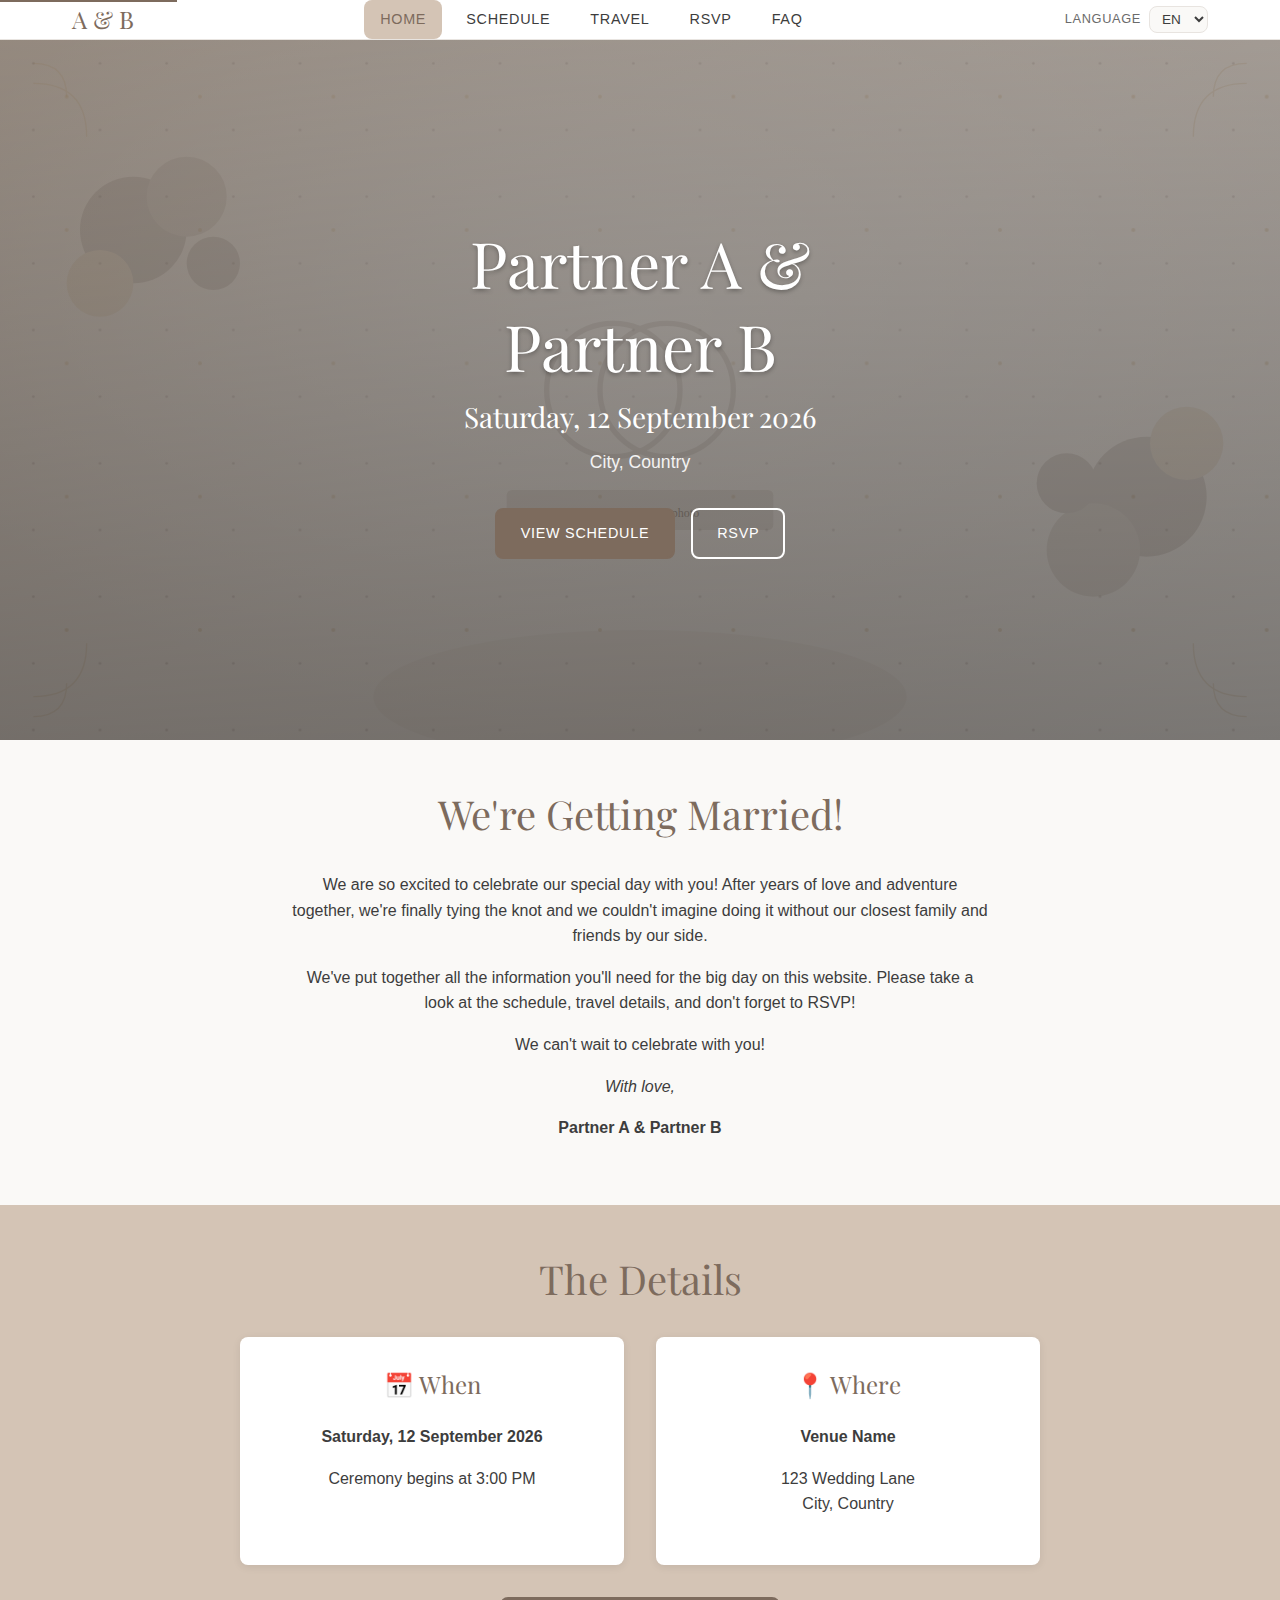
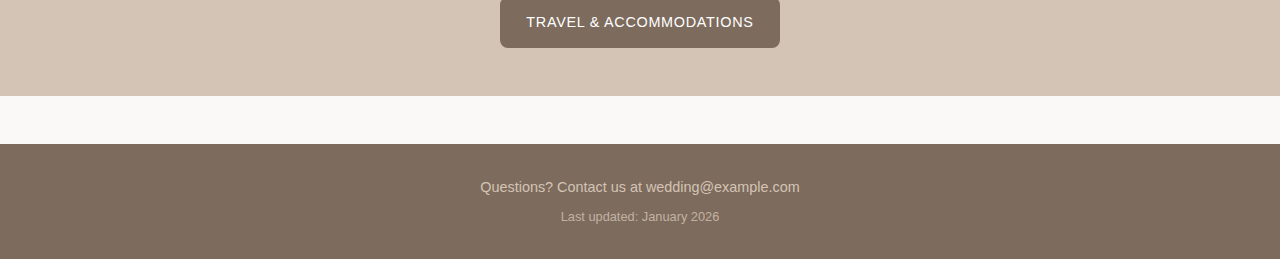
<file: index.html>
<!DOCTYPE html>
<html lang="en">
<head>
  <meta charset="UTF-8">
  <meta name="viewport" content="width=device-width, initial-scale=1.0">
  
  <!-- SEO Meta Tags -->
  <title>Partner A & Partner B - Wedding Celebration</title>
  <meta name="description" content="Join us for the wedding celebration of Partner A and Partner B on Saturday, 12 September 2026 in City, Country.">
  
  <!-- Open Graph / Social Media -->
  <!-- REPLACE: Update these with your actual wedding details -->
  <meta property="og:type" content="website">
  <meta property="og:title" content="Partner A & Partner B - Wedding Celebration">
  <meta property="og:description" content="Join us for the wedding celebration of Partner A and Partner B on Saturday, 12 September 2026 in City, Country.">
  <meta property="og:image" content="assets/hero-placeholder.webp">
  <meta property="og:url" content="https://wedding.example.com">
  
  <!-- Favicon -->
  <link rel="icon" href="assets/favicon.svg" type="image/svg+xml">
  
  <!-- Google Fonts - Single font for elegance -->
  <link rel="preconnect" href="https://fonts.googleapis.com">
  <link rel="preconnect" href="https://fonts.gstatic.com" crossorigin>
  <link href="https://fonts.googleapis.com/css2?family=Playfair+Display:wght@400;500;600&display=swap" rel="stylesheet">
  
  <!-- Stylesheet -->
  <link rel="stylesheet" href="css/style.css">
</head>
<body>
  <!-- Skip Link for Accessibility -->
  <a href="#main-content" class="skip-link">Skip to main content</a>
  
  <!-- Header -->
  <header class="site-header">
    <div class="container header-inner">
      <!-- REPLACE: Update couple names -->
      <a href="index.html" class="site-logo">A & B</a>
      <nav class="main-nav" aria-label="Main navigation">
        <ul class="nav-list">
          <li><a href="index.html" aria-current="page" data-i18n="nav_home">Home</a></li>
          <li><a href="pages/schedule.html" data-i18n="nav_schedule">Schedule</a></li>
          <li><a href="pages/travel.html" data-i18n="nav_travel">Travel</a></li>
          <li><a href="pages/rsvp.html" data-i18n="nav_rsvp">RSVP</a></li>
          <li><a href="pages/faq.html" data-i18n="nav_faq">FAQ</a></li>
        </ul>
      </nav>
      <div class="lang-switcher">
        <label for="lang-select" data-i18n="lang_select">Language</label>
        <select id="lang-select" aria-label="Select language">
          <option value="en">EN</option>
          <option value="pt">PT</option>
          <option value="no">NO</option>
        </select>
      </div>
    </div>
  </header>

  <!-- Main Content -->
  <main id="main-content">
    <!-- Hero Section -->
    <section class="hero">
      <!-- REPLACE: Add your own hero image (recommended size: 1920x1080px) -->
      <img 
        src="assets/hero-placeholder.svg" 
        alt="Romantic outdoor wedding venue with string lights and flowers" 
        class="hero-image"
        width="1920"
        height="1080"
        loading="eager"
      >
      <div class="hero-overlay" aria-hidden="true"></div>
      <div class="hero-content">
        <!-- REPLACE: Update with your names -->
        <h1 class="hero-title">Partner A & Partner B</h1>
        <!-- REPLACE: Update with your wedding date -->
        <p class="hero-date" data-i18n="hero_date">Saturday, 12 September 2026</p>
        <!-- REPLACE: Update with your wedding location -->
        <p class="hero-location" data-i18n="hero_location">City, Country</p>
        <div class="btn-group">
          <a href="pages/schedule.html" class="btn btn-primary" data-i18n="btn_schedule">View Schedule</a>
          <a href="pages/rsvp.html" class="btn btn-outline" data-i18n="btn_rsvp">RSVP</a>
        </div>
      </div>
    </section>

    <!-- Welcome Section -->
    <section class="section">
      <div class="container">
        <div class="welcome-section">
          <!-- REPLACE: Update with your personal message -->
          <h2 class="section-title" data-i18n="welcome_title">We're Getting Married!</h2>
          <p data-i18n="welcome_p1">
            We are so excited to celebrate our special day with you! After years of love and 
            adventure together, we're finally tying the knot and we couldn't imagine doing it 
            without our closest family and friends by our side.
          </p>
          <p data-i18n="welcome_p2">
            We've put together all the information you'll need for the big day on this website. 
            Please take a look at the schedule, travel details, and don't forget to RSVP!
          </p>
          <p data-i18n="welcome_p3">
            We can't wait to celebrate with you!
          </p>
          <p><em data-i18n="welcome_closing">With love,</em></p>
          <!-- REPLACE: Update with your names -->
          <p><strong>Partner A & Partner B</strong></p>
        </div>
      </div>
    </section>

    <!-- Quick Info Section -->
    <section class="section" style="background-color: var(--color-secondary);">
      <div class="container">
        <h2 class="section-title" data-i18n="details_title">The Details</h2>
        <div class="info-grid" style="max-width: 800px; margin: 0 auto;">
          <div class="card text-center">
            <h3>📅 <span data-i18n="details_when">When</span></h3>
            <!-- REPLACE: Update date and time -->
            <p><strong data-i18n="details_date">Saturday, 12 September 2026</strong></p>
            <p data-i18n="details_ceremony">Ceremony begins at 3:00 PM</p>
          </div>
          <div class="card text-center">
            <h3>📍 <span data-i18n="details_where">Where</span></h3>
            <!-- REPLACE: Update venue and location -->
            <p><strong data-i18n="details_venue">Venue Name</strong></p>
            <p><span data-i18n="details_address">123 Wedding Lane</span><br><span data-i18n="hero_location">City, Country</span></p>
          </div>
        </div>
        <div class="text-center" style="margin-top: var(--spacing-md);">
          <a href="pages/travel.html" class="btn btn-primary" data-i18n="btn_travel">Travel & Accommodations</a>
        </div>
      </div>
    </section>
  </main>

  <!-- Footer -->
  <footer class="site-footer">
    <div class="container">
      <p class="footer-contact">
        <span data-i18n="footer_questions">Questions? Contact us at</span> 
        <!-- REPLACE: Update email address -->
        <a href="mailto:wedding@example.com">wedding@example.com</a>
      </p>
      <!-- REPLACE: Update the date when you update content -->
      <p class="footer-updated" data-i18n="footer_updated">Last updated: January 2026</p>
    </div>
  </footer>

  <!-- Translations -->
  <script src="js/translations.js"></script>
  <!-- Optional JS -->
  <script src="js/app.js" defer></script>
</body>
</html>
</file>
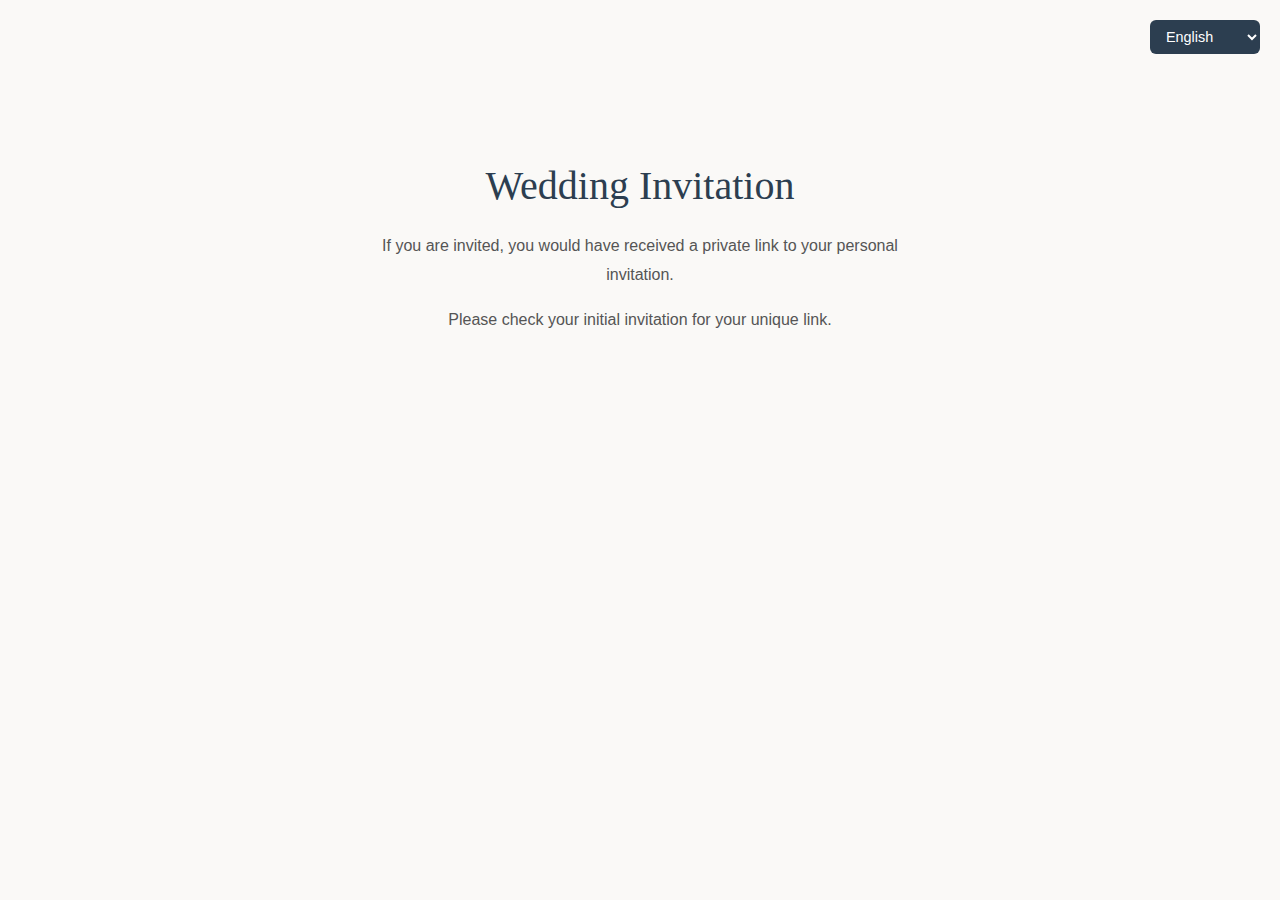
<file: invitations/index.html>
<!DOCTYPE html>
<html lang="en">
<head>
  <meta charset="UTF-8">
  <meta name="viewport" content="width=device-width, initial-scale=1.0">
  <title>Wedding Invitation</title>
  <link rel="stylesheet" href="../css/style.css">
  <style>
    .invitation-container {
      max-width: 700px;
      margin: 80px auto;
      padding: 40px;
      text-align: center;
    }
    .guest-name {
      font-size: 2.5rem;
      margin-bottom: 20px;
      color: var(--primary-color, #2c3e50);
      font-weight: 600;
    }
    .invitation-text {
      font-size: 1.2rem;
      line-height: 1.8;
      margin-bottom: 30px;
      font-style: italic;
    }
    .details-grid {
      display: grid;
      grid-template-columns: 1fr 1fr;
      gap: 20px;
      margin: 30px 0;
      text-align: left;
    }
    .detail-box {
      background: #2c3e50;
      padding: 25px;
      border-radius: 8px;
      color: white;
    }
    .detail-box h3 {
      margin: 0 0 10px 0;
      color: rgba(255, 255, 255, 0.7);
      font-size: 0.85rem;
      text-transform: uppercase;
      letter-spacing: 1px;
      font-weight: 400;
    }
    .detail-box p {
      margin: 0;
      font-size: 1.15rem;
      font-weight: 500;
      color: white;
    }
    .info-section {
      background: #2c3e50;
      border: none;
      border-radius: 8px;
      padding: 25px;
      margin: 20px 0;
      text-align: left;
      color: white;
    }
    .info-section h3 {
      margin: 0 0 15px 0;
      color: rgba(255, 255, 255, 0.9);
      font-size: 1rem;
      font-weight: 600;
    }
    .info-section p {
      margin: 0 0 12px 0;
      line-height: 1.7;
      color: rgba(255, 255, 255, 0.85);
      font-size: 0.95rem;
    }
    .info-section p:last-child {
      margin-bottom: 0;
    }
    .faq-question {
      font-weight: 600;
      color: rgba(255, 255, 255, 0.95);
      margin-bottom: 6px;
      margin-top: 16px;
    }
    .faq-question:first-of-type {
      margin-top: 0;
    }
    .notice-box {
      background: #2c3e50;
      border: none;
      border-radius: 8px;
      padding: 20px 25px;
      margin: 25px 0;
      text-align: left;
      color: white;
    }
    .notice-box p {
      margin: 0 0 10px 0;
      line-height: 1.6;
      color: rgba(255, 255, 255, 0.9);
      font-size: 0.95rem;
    }
    .notice-box p:last-child {
      margin-bottom: 0;
    }
    .error-message {
      color: #c0392b;
      padding: 40px;
    }
    .info-message {
      color: #555;
      padding: 40px;
      line-height: 1.8;
    }
    .info-message h2 {
      color: var(--primary-color, #2c3e50);
      margin-bottom: 20px;
    }
    .loading {
      color: #666;
    }
    .language-switcher {
      position: absolute;
      top: 20px;
      right: 20px;
    }
    .language-switcher select {
      padding: 8px 12px;
      border-radius: 6px;
      border: none;
      background: #2c3e50;
      color: white;
      cursor: pointer;
      font-size: 0.9rem;
    }
    .has-background {
      background-size: cover;
      background-position: center;
      background-attachment: fixed;
      min-height: 100vh;
    }
    .has-background .invitation-container {
      background: rgba(245, 235, 220, 0.98);
      border-radius: 16px;
      box-shadow: 0 8px 40px rgba(0, 0, 0, 0.4), 0 0 0 1px rgba(255, 255, 255, 0.1);
    }
    /* RSVP Form */
    .rsvp-section {
      background: #2c3e50;
      border-radius: 8px;
      padding: 25px;
      margin: 25px 0;
      text-align: left;
    }
    .rsvp-section h3 {
      color: white;
      margin: 0 0 20px 0;
      font-size: 1.1rem;
    }
    .rsvp-options {
      display: flex;
      gap: 10px;
      margin-bottom: 20px;
      flex-wrap: wrap;
    }
    .rsvp-btn {
      flex: 1;
      min-width: 100px;
      padding: 15px 20px;
      border: 2px solid rgba(255,255,255,0.3);
      border-radius: 8px;
      background: transparent;
      color: white;
      font-size: 1rem;
      cursor: pointer;
      transition: all 0.2s;
    }
    .rsvp-btn:hover {
      border-color: rgba(255,255,255,0.6);
      background: rgba(255,255,255,0.1);
    }
    .rsvp-btn.selected {
      border-color: #4ade80;
      background: rgba(74, 222, 128, 0.2);
    }
    .rsvp-btn.selected.no {
      border-color: #f87171;
      background: rgba(248, 113, 113, 0.2);
    }
    .rsvp-btn.selected.maybe {
      border-color: #fbbf24;
      background: rgba(251, 191, 36, 0.2);
    }
    .rsvp-comment {
      width: 100%;
      padding: 12px;
      border: 2px solid rgba(255,255,255,0.3);
      border-radius: 8px;
      background: rgba(255,255,255,0.1);
      color: white;
      font-size: 0.95rem;
      resize: vertical;
      min-height: 80px;
      margin-bottom: 15px;
    }
    .rsvp-comment::placeholder {
      color: rgba(255,255,255,0.5);
    }
    .rsvp-submit {
      background: #4ade80;
      color: #1a1a2e;
      border: none;
      padding: 12px 30px;
      border-radius: 8px;
      font-size: 1rem;
      font-weight: 600;
      cursor: pointer;
      transition: background 0.2s;
    }
    .rsvp-submit:hover {
      background: #22c55e;
    }
    .rsvp-submit:disabled {
      background: #666;
      cursor: not-allowed;
    }
    .rsvp-status {
      margin-top: 15px;
      padding: 10px;
      border-radius: 6px;
      font-size: 0.9rem;
    }
    .rsvp-status.success {
      background: rgba(74, 222, 128, 0.2);
      color: #4ade80;
    }
    .rsvp-status.error {
      background: rgba(248, 113, 113, 0.2);
      color: #f87171;
    }
    .rsvp-current {
      color: rgba(255,255,255,0.7);
      font-size: 0.85rem;
      margin-bottom: 15px;
    }
    .rsvp-guests {
      margin-bottom: 20px;
    }
    .rsvp-guest-item {
      display: flex;
      align-items: center;
      padding: 12px 15px;
      background: rgba(255,255,255,0.1);
      border-radius: 6px;
      margin-bottom: 8px;
      cursor: pointer;
      transition: background 0.2s;
    }
    .rsvp-guest-item:hover {
      background: rgba(255,255,255,0.15);
    }
    .rsvp-guest-item input[type="checkbox"] {
      width: 20px;
      height: 20px;
      margin-right: 12px;
      cursor: pointer;
      accent-color: #4ade80;
    }
    .rsvp-guest-item label {
      color: white;
      cursor: pointer;
      flex: 1;
    }
    .rsvp-guest-item .child-tag {
      background: #7c3aed;
      color: white;
      padding: 2px 8px;
      border-radius: 4px;
      font-size: 0.75rem;
      margin-left: 10px;
    }
    @media (max-width: 600px) {
      .details-grid {
        grid-template-columns: 1fr;
      }
      .invitation-container {
        padding: 20px;
        margin: 60px auto;
      }
      .rsvp-options {
        flex-direction: column;
      }
    }
  </style>
</head>
<body>
  <div class="language-switcher">
    <select id="langSelect" onchange="changeLanguage(this.value)">
      <option value="en">English</option>
      <option value="pt">Português</option>
      <option value="no">Norsk</option>
    </select>
  </div>

  <div class="invitation-container">
    <div id="content" class="loading">Loading...</div>
  </div>

  <script src="../js/translations.js?v=3"></script>
  <script>
    // Get language from localStorage or browser
    let currentLang = localStorage.getItem('wedding-lang') || 
                      navigator.language.slice(0, 2) || 'en';
    if (!['en', 'pt', 'no'].includes(currentLang)) currentLang = 'en';
    
    // Set language selector
    document.getElementById('langSelect').value = currentLang;
    
    // Translation helper
    function t(key) {
      return translations[currentLang]?.[key] || translations['en'][key] || key;
    }
    
    // Change language
    function changeLanguage(lang) {
      currentLang = lang;
      localStorage.setItem('wedding-lang', lang);
      renderContent();
    }
    
    // Get guest ID from URL: ?guest=smith or #smith
    const params = new URLSearchParams(window.location.search);
    const guestId = params.get('guest') || window.location.hash.slice(1);
    
    // Store data
    let guestData = null;
    let configData = null;

    const content = document.getElementById('content');
    
    function renderContent() {
      if (!guestId) {
        content.innerHTML = `
          <div class="info-message">
            <h2>${t('invitation_title')}</h2>
            <p>${t('invitation_no_link')}</p>
            <p>${t('invitation_check_link')}</p>
          </div>
        `;
      } else if (guestData) {
        // Use guest's preferred language
        if (guestData.lang && ['en', 'pt', 'no'].includes(guestData.lang)) {
          currentLang = guestData.lang;
          document.getElementById('langSelect').value = currentLang;
        }
        
        const dateText = configData?.date?.[currentLang] || configData?.date?.en || '';
        const venueText = configData?.venue || '';
        const locationText = configData?.venueLocation || '';
        const mapEmbed = configData?.mapEmbed || '';
        
        content.innerHTML = `
          <h1 class="guest-name">${guestData.name}</h1>
          <p class="invitation-text">${guestData.text}</p>
          
          ${dateText || venueText ? `
          <div class="details-grid">
            ${dateText ? `
            <div class="detail-box">
              <h3>📅 ${t('inv_when')}</h3>
              <p>${dateText}</p>
            </div>
            ` : ''}
            ${venueText ? `
            <div class="detail-box">
              <h3>📍 ${t('inv_where')}</h3>
              <p>${venueText}</p>
              ${locationText ? `<p style="font-size: 0.9rem; color: rgba(255,255,255,0.6);">${locationText}</p>` : ''}
            </div>
            ` : ''}
          </div>
          ` : ''}
          
          <div class="rsvp-section">
            <h3>💌 ${t('rsvp_title')}</h3>
            <div id="rsvp-current" class="rsvp-current"></div>
            
            <p style="color: rgba(255,255,255,0.8); margin-bottom: 15px; font-size: 0.95rem;">${t('rsvp_who_coming')}</p>
            <div class="rsvp-guests" id="rsvp-guests">
              ${(guestData.guests || []).map((guest, i) => `
                <div class="rsvp-guest-item" onclick="toggleGuest(${i})">
                  <input type="checkbox" id="guest-${i}" checked>
                  <label for="guest-${i}">${guest.name}</label>
                  ${guest.child ? '<span class="child-tag">Child</span>' : ''}
                </div>
              `).join('')}
            </div>
            
            <textarea class="rsvp-comment" id="rsvp-comment" placeholder="${t('rsvp_comment_placeholder')}"></textarea>
            <button class="rsvp-submit" id="rsvp-submit" onclick="submitRsvp()">
              ${t('rsvp_submit')}
            </button>
            <div id="rsvp-status"></div>
          </div>
          
          <div class="info-section faq-section">
            <h3>❓ ${t('inv_faq_title')}</h3>
            <p class="faq-question">${t('inv_faq_plusone_q')}</p>
            <p>${t('inv_faq_plusone_a')}</p>
            <p class="faq-question" style="margin-top: 15px;">${t('inv_faq_children_q')}</p>
            <p>${t('inv_faq_children_a')}</p>
            <p class="faq-question" style="margin-top: 15px;">${t('inv_faq_hotel_q')}</p>
            <p>${t('inv_faq_hotel_a')}</p>
          </div>
          
          <div class="info-section travel-section">
            <h3>✈️ ${t('inv_travel_title')}</h3>
            <p>${t('inv_travel_tap')}</p>
            <p><em>${t('inv_travel_note')}</em></p>
          </div>
          
          ${mapEmbed ? `
          <div class="map-container" style="margin: 25px 0; border-radius: 12px; overflow: hidden; box-shadow: 0 2px 10px rgba(0,0,0,0.1);">
            <iframe src="${mapEmbed}" width="100%" height="300" style="border:0;" allowfullscreen="" loading="lazy" referrerpolicy="no-referrer-when-downgrade"></iframe>
          </div>
          ` : ''}
          
          <div class="notice-box">
            <p>📬 ${t('inv_more_info')}</p>
          </div>
        `;
        
        // Load existing RSVP after render
        setTimeout(loadExistingRsvp, 0);
      } else if (guestData === false) {
        content.innerHTML = `<p class="error-message">${t('invitation_not_found')}<br>${t('invitation_check_or_contact')}</p>`;
      }
    }

    // RSVP Functions
    const isLocalDev = window.location.hostname === 'localhost' || window.location.hostname === '127.0.0.1';
    const RSVP_STORAGE_KEY = 'wedding-rsvps';
    
    function getRsvpStorage() {
      try {
        return JSON.parse(localStorage.getItem(RSVP_STORAGE_KEY)) || {};
      } catch {
        return {};
      }
    }
    
    function saveRsvpStorage(data) {
      localStorage.setItem(RSVP_STORAGE_KEY, JSON.stringify(data));
    }
    
    function toggleGuest(index) {
      const checkbox = document.getElementById(`guest-${index}`);
      checkbox.checked = !checkbox.checked;
    }
    
    function getSelectedGuests() {
      const guests = guestData.guests || [];
      const selected = [];
      guests.forEach((guest, i) => {
        const checkbox = document.getElementById(`guest-${i}`);
        if (checkbox && checkbox.checked) {
          selected.push({
            name: guest.name,
            child: guest.child || false
          });
        }
      });
      return selected;
    }
    
    async function loadExistingRsvp() {
      if (!guestId) return;
      
      try {
        let rsvpData = null;
        
        if (isLocalDev) {
          const storage = getRsvpStorage();
          rsvpData = storage[guestId];
        } else {
          const res = await fetch(`/api/rsvp/${guestId}`);
          if (res.ok) {
            rsvpData = await res.json();
          }
        }
        
        if (rsvpData) {
          // Show current status
          const attending = rsvpData.attending || [];
          const count = attending.length;
          const total = (guestData.guests || []).length;
          
          if (count === 0) {
            document.getElementById('rsvp-current').textContent = t('rsvp_status_none');
          } else if (count === total) {
            document.getElementById('rsvp-current').textContent = t('rsvp_status_all');
          } else {
            document.getElementById('rsvp-current').textContent = 
              `${t('rsvp_current')}: ${attending.map(g => g.name).join(', ')}`;
          }
          
          // Set checkboxes based on saved data
          const attendingNames = attending.map(g => g.name);
          (guestData.guests || []).forEach((guest, i) => {
            const checkbox = document.getElementById(`guest-${i}`);
            if (checkbox) {
              checkbox.checked = attendingNames.includes(guest.name);
            }
          });
          
          // Fill comment
          if (rsvpData.comment) {
            document.getElementById('rsvp-comment').value = rsvpData.comment;
          }
        }
      } catch (err) {
        console.log('Could not load existing RSVP:', err);
      }
    }
    
    async function submitRsvp() {
      if (!guestId) return;
      
      const submitBtn = document.getElementById('rsvp-submit');
      const statusDiv = document.getElementById('rsvp-status');
      const comment = document.getElementById('rsvp-comment').value.trim();
      const attending = getSelectedGuests();
      
      submitBtn.disabled = true;
      submitBtn.textContent = t('rsvp_saving');
      
      const rsvpData = {
        attending: attending,
        comment: comment,
        updatedAt: new Date().toISOString(),
        guestId: guestId
      };
      
      try {
        if (isLocalDev) {
          const storage = getRsvpStorage();
          storage[guestId] = rsvpData;
          saveRsvpStorage(storage);
        } else {
          const res = await fetch(`/api/rsvp/${guestId}`, {
            method: 'POST',
            headers: { 'Content-Type': 'application/json' },
            body: JSON.stringify(rsvpData)
          });
          if (!res.ok) throw new Error('Failed to save');
        }
        
        statusDiv.className = 'rsvp-status success';
        statusDiv.textContent = t('rsvp_saved');
        
        // Update current status display
        const count = attending.length;
        const total = (guestData.guests || []).length;
        if (count === 0) {
          document.getElementById('rsvp-current').textContent = t('rsvp_status_none');
        } else if (count === total) {
          document.getElementById('rsvp-current').textContent = t('rsvp_status_all');
        } else {
          document.getElementById('rsvp-current').textContent = 
            `${t('rsvp_current')}: ${attending.map(g => g.name).join(', ')}`;
        }
        
      } catch (err) {
        statusDiv.className = 'rsvp-status error';
        statusDiv.textContent = t('rsvp_error');
      }
      
      submitBtn.disabled = false;
      submitBtn.textContent = t('rsvp_submit');
    }

    // Load data
    if (!guestId) {
      renderContent();
    } else {
      // Load both guests.json and config.json
      Promise.all([
        fetch('guests.json').then(res => res.json()),
        fetch('config.json').then(res => res.json()).catch(() => null)
      ])
        .then(([guests, config]) => {
          configData = config;
          
          // Apply background image if configured
          if (config?.backgroundImage) {
            document.body.classList.add('has-background');
            document.body.style.backgroundImage = `url('/invitations/${config.backgroundImage}')`;
          }
          
          const invitation = guests[guestId];
          if (!invitation) {
            guestData = false;
          } else {
            // Use displayName for the invitation header
            guestData = {
              ...invitation,
              name: invitation.displayName || invitation.name
            };
          }
          renderContent();
        })
        .catch(err => {
          content.innerHTML = `<p class="error-message">${t('invitation_error')}<br>${t('invitation_try_again')}</p>`;
        });
    }
  </script>
</body>
</html>
</file>
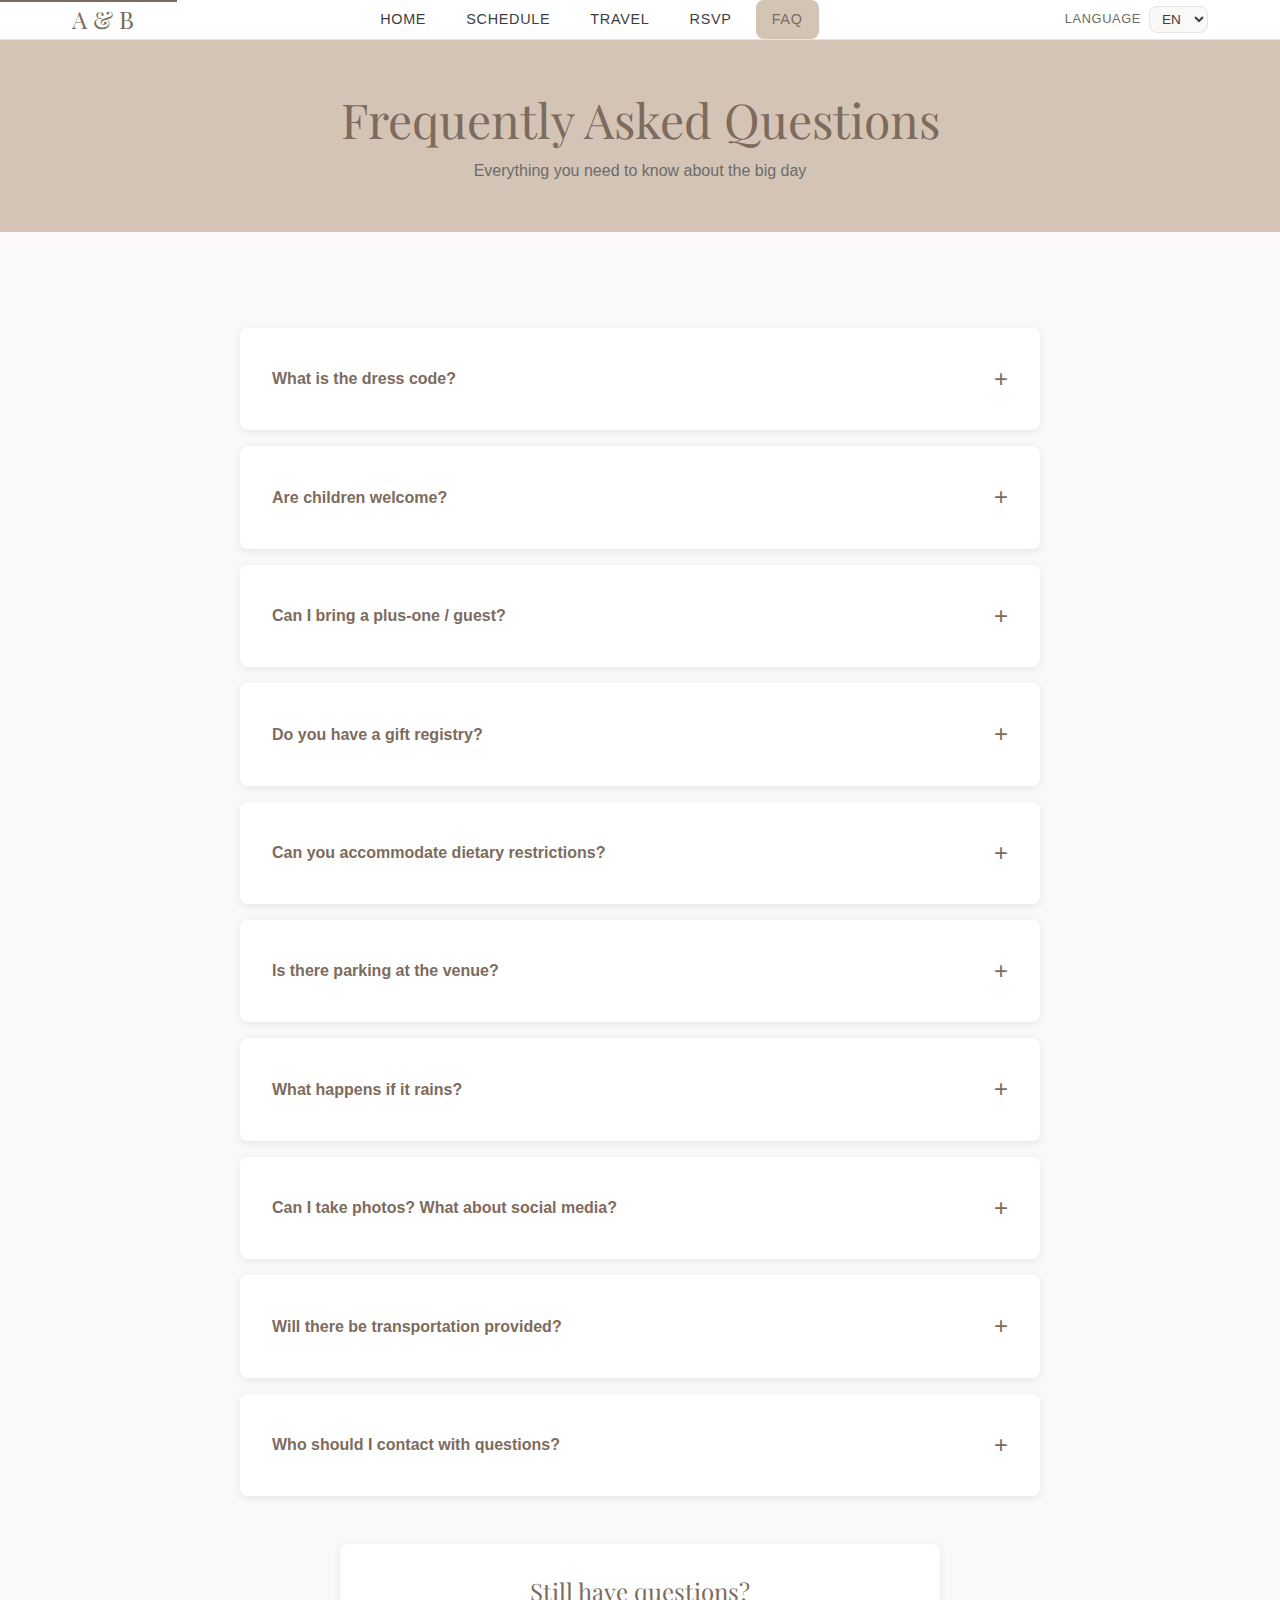
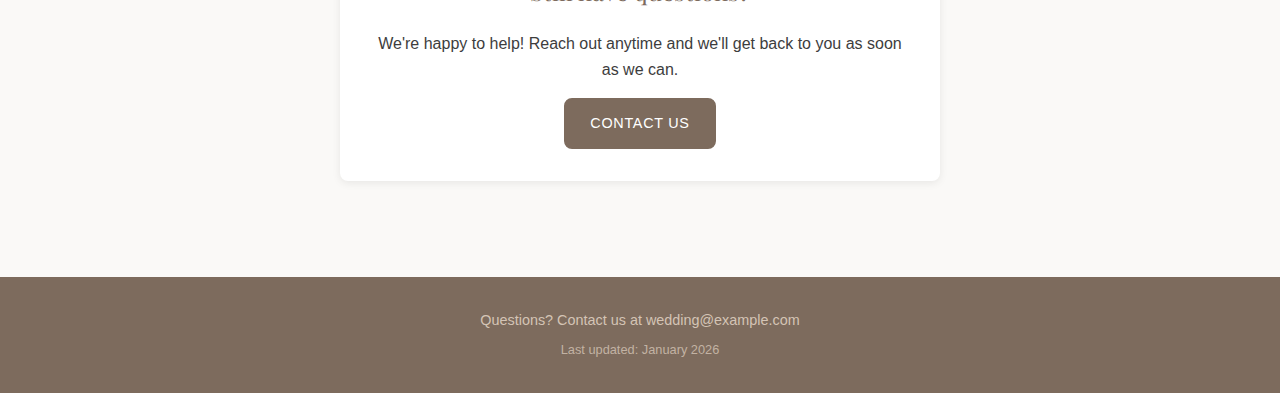
<file: pages/faq.html>
<!DOCTYPE html>
<html lang="en">
<head>
  <meta charset="UTF-8">
  <meta name="viewport" content="width=device-width, initial-scale=1.0">
  
  <!-- SEO Meta Tags -->
  <title>FAQ - Partner A & Partner B Wedding</title>
  <meta name="description" content="Frequently asked questions about Partner A and Partner B's wedding - dress code, gifts, accommodations, and more.">
  
  <!-- Open Graph / Social Media -->
  <meta property="og:type" content="website">
  <meta property="og:title" content="FAQ - Partner A & Partner B Wedding">
  <meta property="og:description" content="Everything you need to know about our wedding day.">
  <meta property="og:image" content="../assets/hero-placeholder.webp">
  
  <!-- Favicon -->
  <link rel="icon" href="../assets/favicon.svg" type="image/svg+xml">
  
  <!-- Google Fonts -->
  <link rel="preconnect" href="https://fonts.googleapis.com">
  <link rel="preconnect" href="https://fonts.gstatic.com" crossorigin>
  <link href="https://fonts.googleapis.com/css2?family=Playfair+Display:wght@400;500;600&display=swap" rel="stylesheet">
  
  <!-- Stylesheet -->
  <link rel="stylesheet" href="../css/style.css">
</head>
<body>
  <!-- Skip Link for Accessibility -->
  <a href="#main-content" class="skip-link">Skip to main content</a>
  
  <!-- Header -->
  <header class="site-header">
    <div class="container header-inner">
      <a href="../index.html" class="site-logo">A & B</a>
      <nav class="main-nav" aria-label="Main navigation">
        <ul class="nav-list">
          <li><a href="../index.html" data-i18n="nav_home">Home</a></li>
          <li><a href="schedule.html" data-i18n="nav_schedule">Schedule</a></li>
          <li><a href="travel.html" data-i18n="nav_travel">Travel</a></li>
          <li><a href="rsvp.html" data-i18n="nav_rsvp">RSVP</a></li>
          <li><a href="faq.html" aria-current="page" data-i18n="nav_faq">FAQ</a></li>
        </ul>
      </nav>
      <div class="lang-switcher">
        <label for="lang-select" data-i18n="lang_select">Language</label>
        <select id="lang-select" aria-label="Select language">
          <option value="en">EN</option>
          <option value="pt">PT</option>
          <option value="no">NO</option>
        </select>
      </div>
    </div>
  </header>

  <!-- Main Content -->
  <main id="main-content">
    <!-- Page Header -->
    <div class="page-header">
      <h1 data-i18n="faq_title">Frequently Asked Questions</h1>
      <p data-i18n="faq_subtitle">Everything you need to know about the big day</p>
    </div>

    <div class="page-content">
      <div class="container">
        <div class="faq-list">
          
          <!-- REPLACE: Update answers to match your wedding details -->
          
          <!-- Dress Code -->
          <details class="faq-item">
            <summary data-i18n="faq_dress_q">What is the dress code?</summary>
            <div class="faq-answer">
              <!-- REPLACE: Update dress code -->
              <p>
                The dress code is <strong>semi-formal / cocktail attire</strong>.
              </p>
              <p>
                <strong>For guests in suits:</strong> A suit and tie or dressy separates. 
                No need for a full tuxedo, but please avoid jeans.
              </p>
              <p>
                <strong>For guests in dresses:</strong> Cocktail dresses, dressy jumpsuits, 
                or elegant separates. Midi or knee-length dresses are perfect!
              </p>
              <p>
                The ceremony will be outdoors on grass, so please choose appropriate footwear 
                (block heels or wedges recommended over stilettos).
              </p>
            </div>
          </details>

          <!-- Kids -->
          <details class="faq-item">
            <summary data-i18n="faq_kids_q">Are children welcome?</summary>
            <div class="faq-answer">
              <!-- REPLACE: Update based on your preference -->
              <p>
                While we love your little ones, we have decided to make our wedding an 
                <strong>adults-only celebration</strong>. We hope this gives you a chance 
                to enjoy a night out!
              </p>
              <p>
                The only exceptions are children who are part of the wedding party.
              </p>
              <p>
                If you need help finding childcare, please let us know and we can provide 
                some local recommendations.
              </p>
              
              <!-- ALTERNATIVE TEXT if kids ARE welcome:
              <p>
                Yes! Children are welcome at our wedding. We will have a kids' corner 
                set up with activities to keep them entertained during the reception.
              </p>
              <p>
                Please include your children's names and ages in your RSVP so we can 
                plan accordingly for meals and seating.
              </p>
              -->
            </div>
          </details>

          <!-- Plus Ones -->
          <details class="faq-item">
            <summary>Can I bring a plus-one / guest?</summary>
            <div class="faq-answer">
              <p>
                Due to venue capacity, we are only able to accommodate guests who are 
                specifically named on the invitation.
              </p>
              <p>
                If your invitation says "and guest," you are welcome to bring a plus-one. 
                Please include their name in your RSVP.
              </p>
              <p>
                If you're unsure whether your invitation includes a plus-one, please 
                reach out to us and we'll be happy to clarify!
              </p>
            </div>
          </details>

          <!-- Gifts -->
          <details class="faq-item">
            <summary>Do you have a gift registry?</summary>
            <div class="faq-answer">
              <!-- REPLACE: Update with your registry info or preferences -->
              <p>
                Your presence at our wedding is the greatest gift we could ask for!
              </p>
              <p>
                However, if you would like to give a gift, we have set up a small registry 
                and also welcome contributions to our honeymoon fund:
              </p>
              <ul>
                <li><strong>Registry:</strong> <a href="#">View our registry (link placeholder)</a></li>
                <li><strong>Honeymoon Fund:</strong> <a href="#">Contribute here (link placeholder)</a></li>
              </ul>
              <p>
                We kindly request no boxed gifts at the wedding venue. If you'd like to 
                give a physical gift, please have it shipped to our home address 
                (available upon request).
              </p>
            </div>
          </details>

          <!-- Dietary Restrictions -->
          <details class="faq-item">
            <summary>Can you accommodate dietary restrictions?</summary>
            <div class="faq-answer">
              <p>
                Absolutely! Our caterer can accommodate most dietary requirements including:
              </p>
              <ul>
                <li>Vegetarian</li>
                <li>Vegan</li>
                <li>Gluten-free</li>
                <li>Dairy-free</li>
                <li>Common allergies (nuts, shellfish, etc.)</li>
              </ul>
              <p>
                Please indicate any dietary restrictions when you RSVP so we can ensure 
                there's a delicious meal waiting for you!
              </p>
              <p>
                If you have severe allergies or specific requirements, please 
                <a href="mailto:wedding@example.com">contact us directly</a> so we can 
                discuss with our caterer.
              </p>
            </div>
          </details>

          <!-- Parking -->
          <details class="faq-item">
            <summary>Is there parking at the venue?</summary>
            <div class="faq-answer">
              <!-- REPLACE: Update parking details -->
              <p>
                Yes! The venue has <strong>free parking</strong> available for all guests 
                in the main lot adjacent to the venue.
              </p>
              <p>
                If the main lot is full, there is additional overflow parking with a 
                short walk to the venue (follow the signs).
              </p>
              <p>
                <strong>Please note:</strong> We will be serving alcohol, so if you plan 
                to drink, please arrange alternative transportation (taxi, rideshare, 
                designated driver, etc.).
              </p>
            </div>
          </details>

          <!-- Weather -->
          <details class="faq-item">
            <summary>What happens if it rains?</summary>
            <div class="faq-answer">
              <!-- REPLACE: Update based on your backup plan -->
              <p>
                The ceremony is planned to be outdoors in the garden, but don't worry — 
                we have a backup plan!
              </p>
              <p>
                If the weather doesn't cooperate, the ceremony will be moved indoors to 
                the venue's beautiful covered pavilion. The reception is already indoors, 
                so no changes there.
              </p>
              <p>
                We'll send out an update the day before if we need to make any changes 
                due to weather.
              </p>
            </div>
          </details>

          <!-- Photos & Social Media -->
          <details class="faq-item">
            <summary>Can I take photos? What about social media?</summary>
            <div class="faq-answer">
              <!-- REPLACE: Update based on your preference -->
              <p>
                We would love for you to take photos throughout the day and share them!
              </p>
              <p>
                <strong>During the ceremony:</strong> We kindly ask that you keep phones 
                and cameras put away so you can be fully present (and so our photographer 
                has clear shots!). We call this an "unplugged ceremony."
              </p>
              <p>
                <strong>Reception & party:</strong> Snap away! We'd love to see your photos. 
                Feel free to share on social media using our hashtag:
              </p>
              <!-- REPLACE: Update hashtag -->
              <p style="font-size: 1.25rem; text-align: center;">
                <strong>#PartnerAandPartnerB2026</strong>
              </p>
              <p>
                We will also share our professional photos with all guests after the wedding!
              </p>
            </div>
          </details>

          <!-- Transportation -->
          <details class="faq-item">
            <summary>Will there be transportation provided?</summary>
            <div class="faq-answer">
              <!-- REPLACE: Update based on your arrangements -->
              <p>
                We are arranging a shuttle service between the main hotel (Grand Hotel City) 
                and the venue for guests who are staying there.
              </p>
              <p>
                <strong>Shuttle schedule:</strong>
              </p>
              <ul>
                <li>Hotel → Venue: 2:30 PM</li>
                <li>Venue → Hotel: 12:00 AM and 1:30 AM</li>
              </ul>
              <p>
                If you're staying elsewhere, we recommend arranging taxi or rideshare 
                transportation, especially if you plan to drink.
              </p>
              
              <!-- ALTERNATIVE if no shuttle:
              <p>
                We will not be providing transportation to/from the venue. We recommend 
                arranging taxi, rideshare (Uber/Lyft), or carpooling with other guests.
              </p>
              -->
            </div>
          </details>

          <!-- Contact -->
          <details class="faq-item">
            <summary>Who should I contact with questions?</summary>
            <div class="faq-answer">
              <p>
                If you have any questions not covered here, please don't hesitate to 
                reach out to us!
              </p>
              <p>
                <!-- REPLACE: Update contact information -->
                <strong>Email:</strong> <a href="mailto:wedding@example.com">wedding@example.com</a>
              </p>
              <p>
                We'll do our best to respond within 24-48 hours. For urgent matters 
                closer to the wedding date, you can also reach out to our wedding 
                coordinator (details will be shared with confirmed guests).
              </p>
            </div>
          </details>

        </div>

        <!-- Still have questions? -->
        <div class="card text-center" style="max-width: 600px; margin: var(--spacing-lg) auto 0;">
          <h3 data-i18n="faq_still_questions">Still have questions?</h3>
          <p data-i18n="faq_still_questions_text">
            We're happy to help! Reach out anytime and we'll get back to you as soon as we can.
          </p>
          <!-- REPLACE: Update email -->
          <a href="mailto:wedding@example.com" class="btn btn-primary" data-i18n="btn_contact">Contact Us</a>
        </div>

      </div>
    </div>
  </main>

  <!-- Footer -->
  <footer class="site-footer">
    <div class="container">
      <p class="footer-contact">
        <span data-i18n="footer_questions">Questions? Contact us at</span> 
        <a href="mailto:wedding@example.com">wedding@example.com</a>
      </p>
      <p class="footer-updated" data-i18n="footer_updated">Last updated: January 2026</p>
    </div>
  </footer>

  <!-- Translations -->
  <script src="../js/translations.js"></script>
  <!-- Optional JS -->
  <script src="../js/app.js" defer></script>
</body>
</html>
</file>
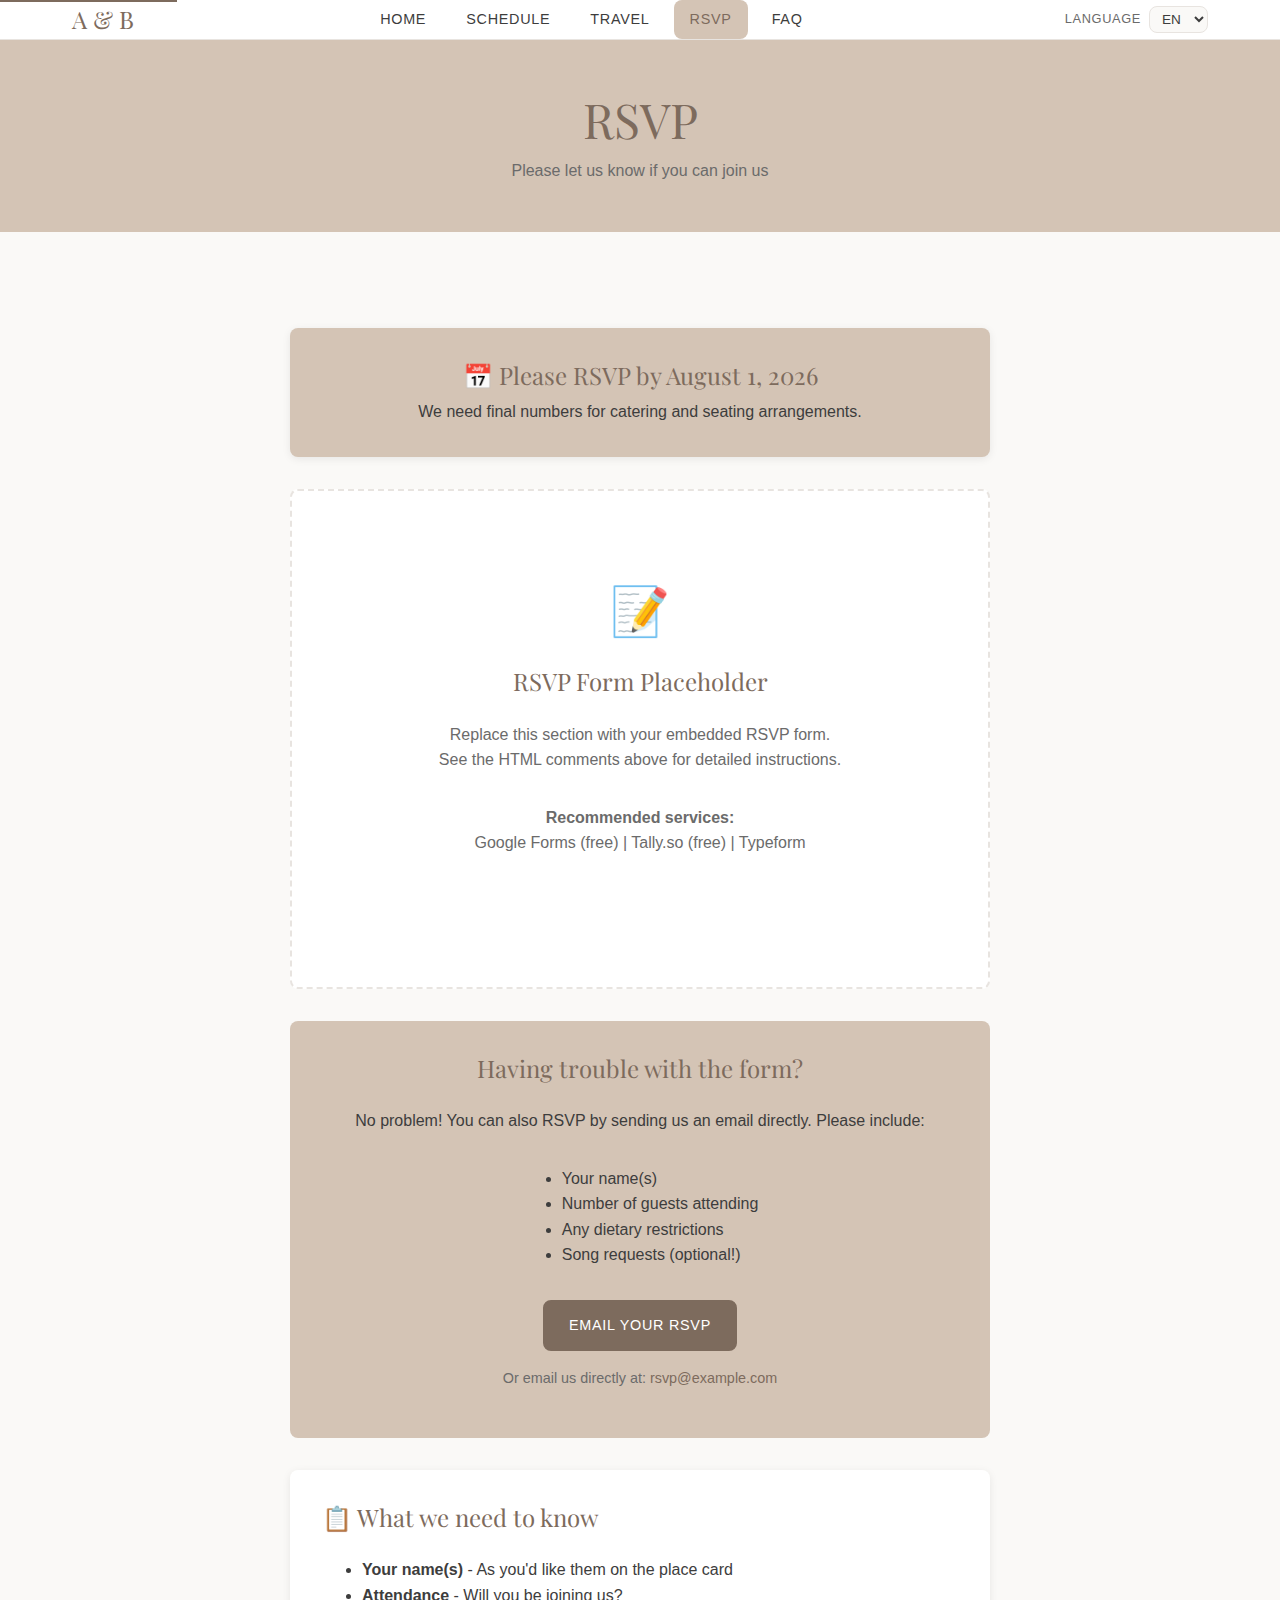
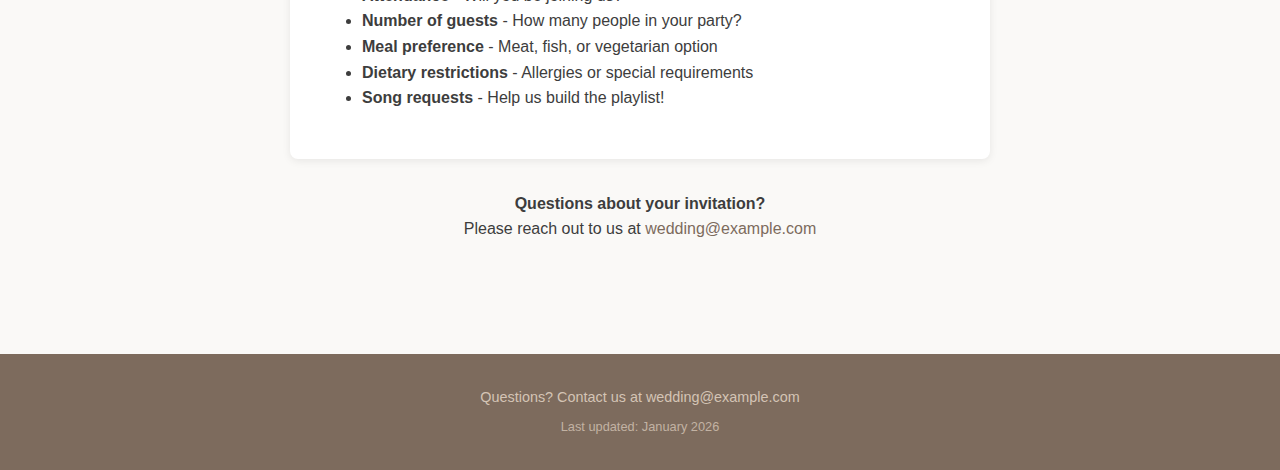
<file: pages/rsvp.html>
<!DOCTYPE html>
<html lang="en">
<head>
  <meta charset="UTF-8">
  <meta name="viewport" content="width=device-width, initial-scale=1.0">
  
  <!-- SEO Meta Tags -->
  <title>RSVP - Partner A & Partner B Wedding</title>
  <meta name="description" content="RSVP for Partner A and Partner B's wedding celebration on Saturday, 12 September 2026.">
  
  <!-- Open Graph / Social Media -->
  <meta property="og:type" content="website">
  <meta property="og:title" content="RSVP - Partner A & Partner B Wedding">
  <meta property="og:description" content="Let us know if you can make it to our special day!">
  <meta property="og:image" content="../assets/hero-placeholder.webp">
  
  <!-- Favicon -->
  <link rel="icon" href="../assets/favicon.svg" type="image/svg+xml">
  
  <!-- Google Fonts -->
  <link rel="preconnect" href="https://fonts.googleapis.com">
  <link rel="preconnect" href="https://fonts.gstatic.com" crossorigin>
  <link href="https://fonts.googleapis.com/css2?family=Playfair+Display:wght@400;500;600&display=swap" rel="stylesheet">
  
  <!-- Stylesheet -->
  <link rel="stylesheet" href="../css/style.css">
</head>
<body>
  <!-- Skip Link for Accessibility -->
  <a href="#main-content" class="skip-link">Skip to main content</a>
  
  <!-- Header -->
  <header class="site-header">
    <div class="container header-inner">
      <a href="../index.html" class="site-logo">A & B</a>
      <nav class="main-nav" aria-label="Main navigation">
        <ul class="nav-list">
          <li><a href="../index.html" data-i18n="nav_home">Home</a></li>
          <li><a href="schedule.html" data-i18n="nav_schedule">Schedule</a></li>
          <li><a href="travel.html" data-i18n="nav_travel">Travel</a></li>
          <li><a href="rsvp.html" aria-current="page" data-i18n="nav_rsvp">RSVP</a></li>
          <li><a href="faq.html" data-i18n="nav_faq">FAQ</a></li>
        </ul>
      </nav>
      <div class="lang-switcher">
        <label for="lang-select" data-i18n="lang_select">Language</label>
        <select id="lang-select" aria-label="Select language">
          <option value="en">EN</option>
          <option value="pt">PT</option>
          <option value="no">NO</option>
        </select>
      </div>
    </div>
  </header>

  <!-- Main Content -->
  <main id="main-content">
    <!-- Page Header -->
    <div class="page-header">
      <h1 data-i18n="rsvp_title">RSVP</h1>
      <p data-i18n="rsvp_subtitle">Please let us know if you can join us</p>
    </div>

    <div class="page-content">
      <div class="container">
        <div class="rsvp-section">
          
          <!-- RSVP Deadline Notice -->
          <div class="card text-center" style="margin-bottom: var(--spacing-md); background-color: var(--color-secondary);">
            <!-- REPLACE: Update RSVP deadline -->
            <h3 style="margin-bottom: var(--spacing-xs);">📅 <span data-i18n="rsvp_deadline">Please RSVP by August 1, 2026</span></h3>
            <p style="margin: 0;" data-i18n="rsvp_deadline_note">We need final numbers for catering and seating arrangements.</p>
          </div>

          <!-- RSVP Form Embed Area -->
          <div class="rsvp-embed">
            <!--
              ============================================================
              REPLACE THIS SECTION WITH YOUR RSVP FORM
              ============================================================
              
              OPTION 1: Google Forms
              1. Create your RSVP form in Google Forms
              2. Click "Send" > "<>" (Embed HTML)
              3. Copy the iframe code and paste it below
              
              Example:
              <iframe 
                src="https://docs.google.com/forms/d/e/YOUR_FORM_ID/viewform?embedded=true" 
                width="100%" 
                height="600" 
                frameborder="0" 
                marginheight="0" 
                marginwidth="0"
                title="RSVP Form">
                Loading…
              </iframe>
              
              OPTION 2: Tally.so (Recommended - free, beautiful forms)
              1. Create your form at tally.so
              2. Click "Share" > "Embed"
              3. Copy the iframe code
              
              Example:
              <iframe 
                src="https://tally.so/embed/YOUR_FORM_ID" 
                width="100%" 
                height="600" 
                frameborder="0"
                title="RSVP Form">
              </iframe>
              
              OPTION 3: Typeform, Jotform, or other form services
              Follow similar steps to embed their iframe code.
              
              ============================================================
            -->
            
            <!-- PLACEHOLDER - Remove this div when adding your real form -->
            <div class="rsvp-placeholder">
              <span class="rsvp-placeholder-icon" aria-hidden="true">📝</span>
              <h3 data-i18n="rsvp_form_title">RSVP Form Placeholder</h3>
              <p>
                <span data-i18n="rsvp_form_text">Replace this section with your embedded RSVP form.</span><br>
                See the HTML comments above for detailed instructions.
              </p>
              <p style="margin-top: var(--spacing-sm);">
                <strong data-i18n="rsvp_form_services">Recommended services:</strong><br>
                Google Forms (free) | Tally.so (free) | Typeform
              </p>
            </div>
            <!-- END PLACEHOLDER -->
            
          </div>

          <!-- Fallback Contact Option -->
          <div class="rsvp-fallback">
            <h3 data-i18n="rsvp_trouble">Having trouble with the form?</h3>
            <p data-i18n="rsvp_trouble_text">
              No problem! You can also RSVP by sending us an email directly. 
              Please include:
            </p>
            <ul style="text-align: left; display: inline-block; margin: var(--spacing-sm) 0;">
              <li>Your name(s)</li>
              <li>Number of guests attending</li>
              <li>Any dietary restrictions</li>
              <li>Song requests (optional!)</li>
            </ul>
            <p style="margin-top: var(--spacing-sm);">
              <!-- REPLACE: Update email address -->
              <a href="mailto:rsvp@example.com?subject=Wedding%20RSVP" class="btn btn-primary">
                <span data-i18n="btn_email_rsvp">Email Your RSVP</span>
              </a>
            </p>
            <p style="font-size: 0.9rem; color: var(--color-text-light); margin-top: var(--spacing-sm);">
              <!-- REPLACE: Update email address -->
              Or email us directly at: <a href="mailto:rsvp@example.com">rsvp@example.com</a>
            </p>
          </div>

          <!-- What to Include -->
          <div class="card" style="margin-top: var(--spacing-md);">
            <h3>📋 What we need to know</h3>
            <ul>
              <li><strong>Your name(s)</strong> - As you'd like them on the place card</li>
              <li><strong>Attendance</strong> - Will you be joining us?</li>
              <li><strong>Number of guests</strong> - How many people in your party?</li>
              <li><strong>Meal preference</strong> - Meat, fish, or vegetarian option</li>
              <li><strong>Dietary restrictions</strong> - Allergies or special requirements</li>
              <li><strong>Song requests</strong> - Help us build the playlist!</li>
            </ul>
          </div>

          <!-- Contact for Questions -->
          <div class="text-center" style="margin-top: var(--spacing-md);">
            <p>
              <strong>Questions about your invitation?</strong><br>
              <!-- REPLACE: Update contact email -->
              Please reach out to us at <a href="mailto:wedding@example.com">wedding@example.com</a>
            </p>
          </div>

        </div>
      </div>
    </div>
  </main>

  <!-- Footer -->
  <footer class="site-footer">
    <div class="container">
      <p class="footer-contact">
        <span data-i18n="footer_questions">Questions? Contact us at</span> 
        <a href="mailto:wedding@example.com">wedding@example.com</a>
      </p>
      <p class="footer-updated" data-i18n="footer_updated">Last updated: January 2026</p>
    </div>
  </footer>

  <!-- Translations -->
  <script src="../js/translations.js"></script>
  <!-- Optional JS -->
  <script src="../js/app.js" defer></script>
</body>
</html>
</file>
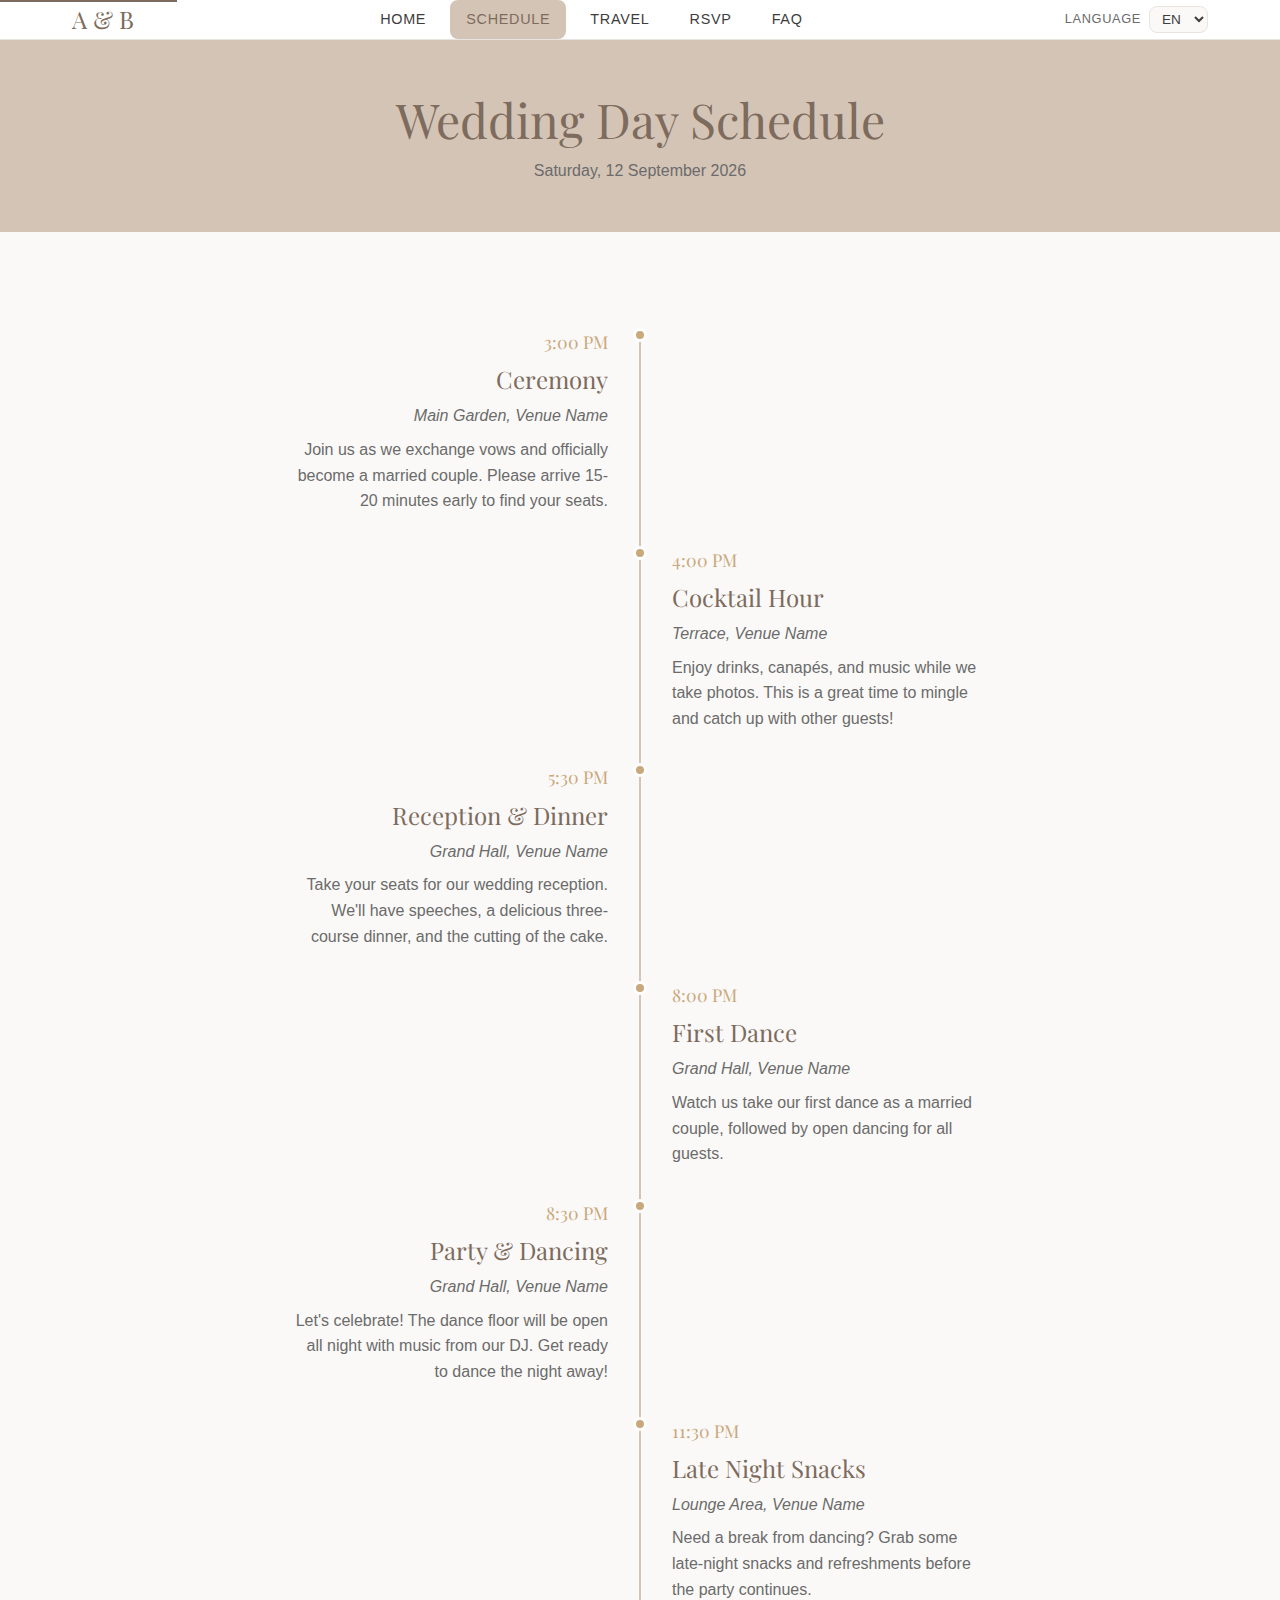
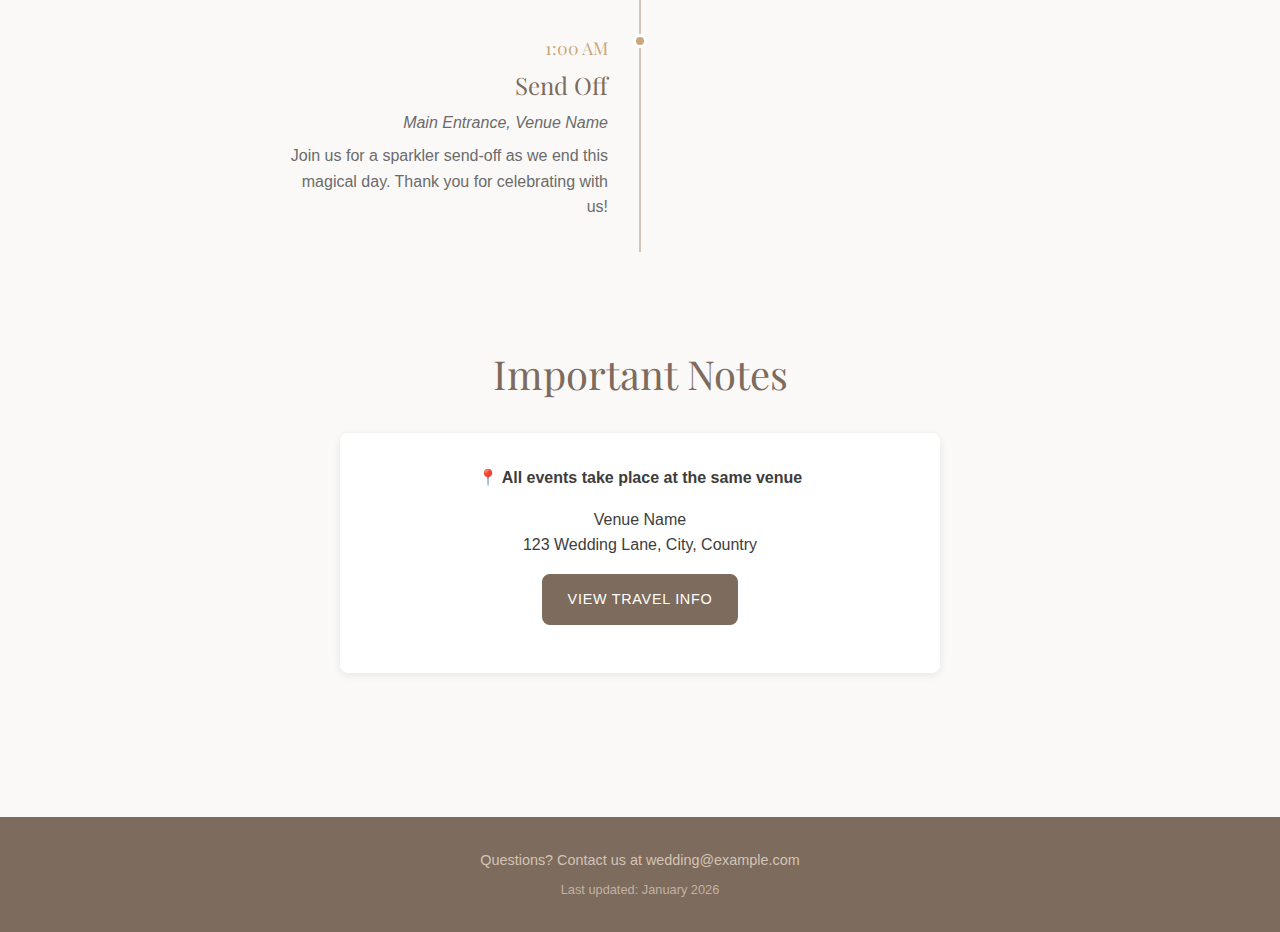
<file: pages/schedule.html>
<!DOCTYPE html>
<html lang="en">
<head>
  <meta charset="UTF-8">
  <meta name="viewport" content="width=device-width, initial-scale=1.0">
  
  <!-- SEO Meta Tags -->
  <title>Schedule - Partner A & Partner B Wedding</title>
  <meta name="description" content="Wedding day schedule and timeline for Partner A and Partner B's celebration on Saturday, 12 September 2026.">
  
  <!-- Open Graph / Social Media -->
  <meta property="og:type" content="website">
  <meta property="og:title" content="Schedule - Partner A & Partner B Wedding">
  <meta property="og:description" content="Wedding day schedule and timeline for the celebration.">
  <meta property="og:image" content="../assets/hero-placeholder.webp">
  
  <!-- Favicon -->
  <link rel="icon" href="../assets/favicon.svg" type="image/svg+xml">
  
  <!-- Google Fonts -->
  <link rel="preconnect" href="https://fonts.googleapis.com">
  <link rel="preconnect" href="https://fonts.gstatic.com" crossorigin>
  <link href="https://fonts.googleapis.com/css2?family=Playfair+Display:wght@400;500;600&display=swap" rel="stylesheet">
  
  <!-- Stylesheet -->
  <link rel="stylesheet" href="../css/style.css">
</head>
<body>
  <!-- Skip Link for Accessibility -->
  <a href="#main-content" class="skip-link">Skip to main content</a>
  
  <!-- Header -->
  <header class="site-header">
    <div class="container header-inner">
      <a href="../index.html" class="site-logo">A & B</a>
      <nav class="main-nav" aria-label="Main navigation">
        <ul class="nav-list">
          <li><a href="../index.html" data-i18n="nav_home">Home</a></li>
          <li><a href="schedule.html" aria-current="page" data-i18n="nav_schedule">Schedule</a></li>
          <li><a href="travel.html" data-i18n="nav_travel">Travel</a></li>
          <li><a href="rsvp.html" data-i18n="nav_rsvp">RSVP</a></li>
          <li><a href="faq.html" data-i18n="nav_faq">FAQ</a></li>
        </ul>
      </nav>
      <div class="lang-switcher">
        <label for="lang-select" data-i18n="lang_select">Language</label>
        <select id="lang-select" aria-label="Select language">
          <option value="en">EN</option>
          <option value="pt">PT</option>
          <option value="no">NO</option>
        </select>
      </div>
    </div>
  </header>

  <!-- Main Content -->
  <main id="main-content">
    <!-- Page Header -->
    <div class="page-header">
      <h1 data-i18n="schedule_title">Wedding Day Schedule</h1>
      <!-- REPLACE: Update date -->
      <p data-i18n="schedule_date">Saturday, 12 September 2026</p>
    </div>

    <div class="page-content">
      <div class="container">
        <!-- Timeline -->
        <div class="timeline">
          <!-- REPLACE: Update times, venues, and descriptions for each event -->
          
          <article class="timeline-item">
            <p class="timeline-time">3:00 PM</p>
            <h3 class="timeline-title" data-i18n="ceremony_title">Ceremony</h3>
            <p class="timeline-venue" data-i18n="ceremony_venue">Main Garden, Venue Name</p>
            <p class="timeline-description" data-i18n="ceremony_desc">
              Join us as we exchange vows and officially become a married couple. 
              Please arrive 15-20 minutes early to find your seats.
            </p>
          </article>

          <article class="timeline-item">
            <p class="timeline-time">4:00 PM</p>
            <h3 class="timeline-title" data-i18n="cocktail_title">Cocktail Hour</h3>
            <p class="timeline-venue" data-i18n="cocktail_venue">Terrace, Venue Name</p>
            <p class="timeline-description" data-i18n="cocktail_desc">
              Enjoy drinks, canapés, and music while we take photos. 
              This is a great time to mingle and catch up with other guests!
            </p>
          </article>

          <article class="timeline-item">
            <p class="timeline-time">5:30 PM</p>
            <h3 class="timeline-title" data-i18n="reception_title">Reception & Dinner</h3>
            <p class="timeline-venue" data-i18n="reception_venue">Grand Hall, Venue Name</p>
            <p class="timeline-description" data-i18n="reception_desc">
              Take your seats for our wedding reception. We'll have speeches, 
              a delicious three-course dinner, and the cutting of the cake.
            </p>
          </article>

          <article class="timeline-item">
            <p class="timeline-time">8:00 PM</p>
            <h3 class="timeline-title" data-i18n="firstdance_title">First Dance</h3>
            <p class="timeline-venue" data-i18n="firstdance_venue">Grand Hall, Venue Name</p>
            <p class="timeline-description" data-i18n="firstdance_desc">
              Watch us take our first dance as a married couple, followed by 
              open dancing for all guests.
            </p>
          </article>

          <article class="timeline-item">
            <p class="timeline-time">8:30 PM</p>
            <h3 class="timeline-title" data-i18n="party_title">Party & Dancing</h3>
            <p class="timeline-venue" data-i18n="party_venue">Grand Hall, Venue Name</p>
            <p class="timeline-description" data-i18n="party_desc">
              Let's celebrate! The dance floor will be open all night with 
              music from our DJ. Get ready to dance the night away!
            </p>
          </article>

          <article class="timeline-item">
            <p class="timeline-time">11:30 PM</p>
            <h3 class="timeline-title" data-i18n="snacks_title">Late Night Snacks</h3>
            <p class="timeline-venue" data-i18n="snacks_venue">Lounge Area, Venue Name</p>
            <p class="timeline-description" data-i18n="snacks_desc">
              Need a break from dancing? Grab some late-night snacks and 
              refreshments before the party continues.
            </p>
          </article>

          <article class="timeline-item">
            <p class="timeline-time">1:00 AM</p>
            <h3 class="timeline-title" data-i18n="sendoff_title">Send Off</h3>
            <p class="timeline-venue" data-i18n="sendoff_venue">Main Entrance, Venue Name</p>
            <p class="timeline-description" data-i18n="sendoff_desc">
              Join us for a sparkler send-off as we end this magical day. 
              Thank you for celebrating with us!
            </p>
          </article>
        </div>

        <!-- Additional Info -->
        <div class="section text-center" style="max-width: 600px; margin: var(--spacing-lg) auto 0;">
          <h2 data-i18n="schedule_notes">Important Notes</h2>
          <div class="card">
            <p><strong>📍 <span data-i18n="schedule_same_venue">All events take place at the same venue</span></strong></p>
            <!-- REPLACE: Update venue address -->
            <p>Venue Name<br>123 Wedding Lane, City, Country</p>
            <p style="margin-top: var(--spacing-sm);">
              <a href="travel.html" class="btn btn-primary" data-i18n="btn_travel_info">View Travel Info</a>
            </p>
          </div>
        </div>
      </div>
    </div>
  </main>

  <!-- Footer -->
  <footer class="site-footer">
    <div class="container">
      <p class="footer-contact">
        <span data-i18n="footer_questions">Questions? Contact us at</span> 
        <a href="mailto:wedding@example.com">wedding@example.com</a>
      </p>
      <p class="footer-updated" data-i18n="footer_updated">Last updated: January 2026</p>
    </div>
  </footer>

  <!-- Translations -->
  <script src="../js/translations.js"></script>
  <!-- Optional JS -->
  <script src="../js/app.js" defer></script>
</body>
</html>
</file>
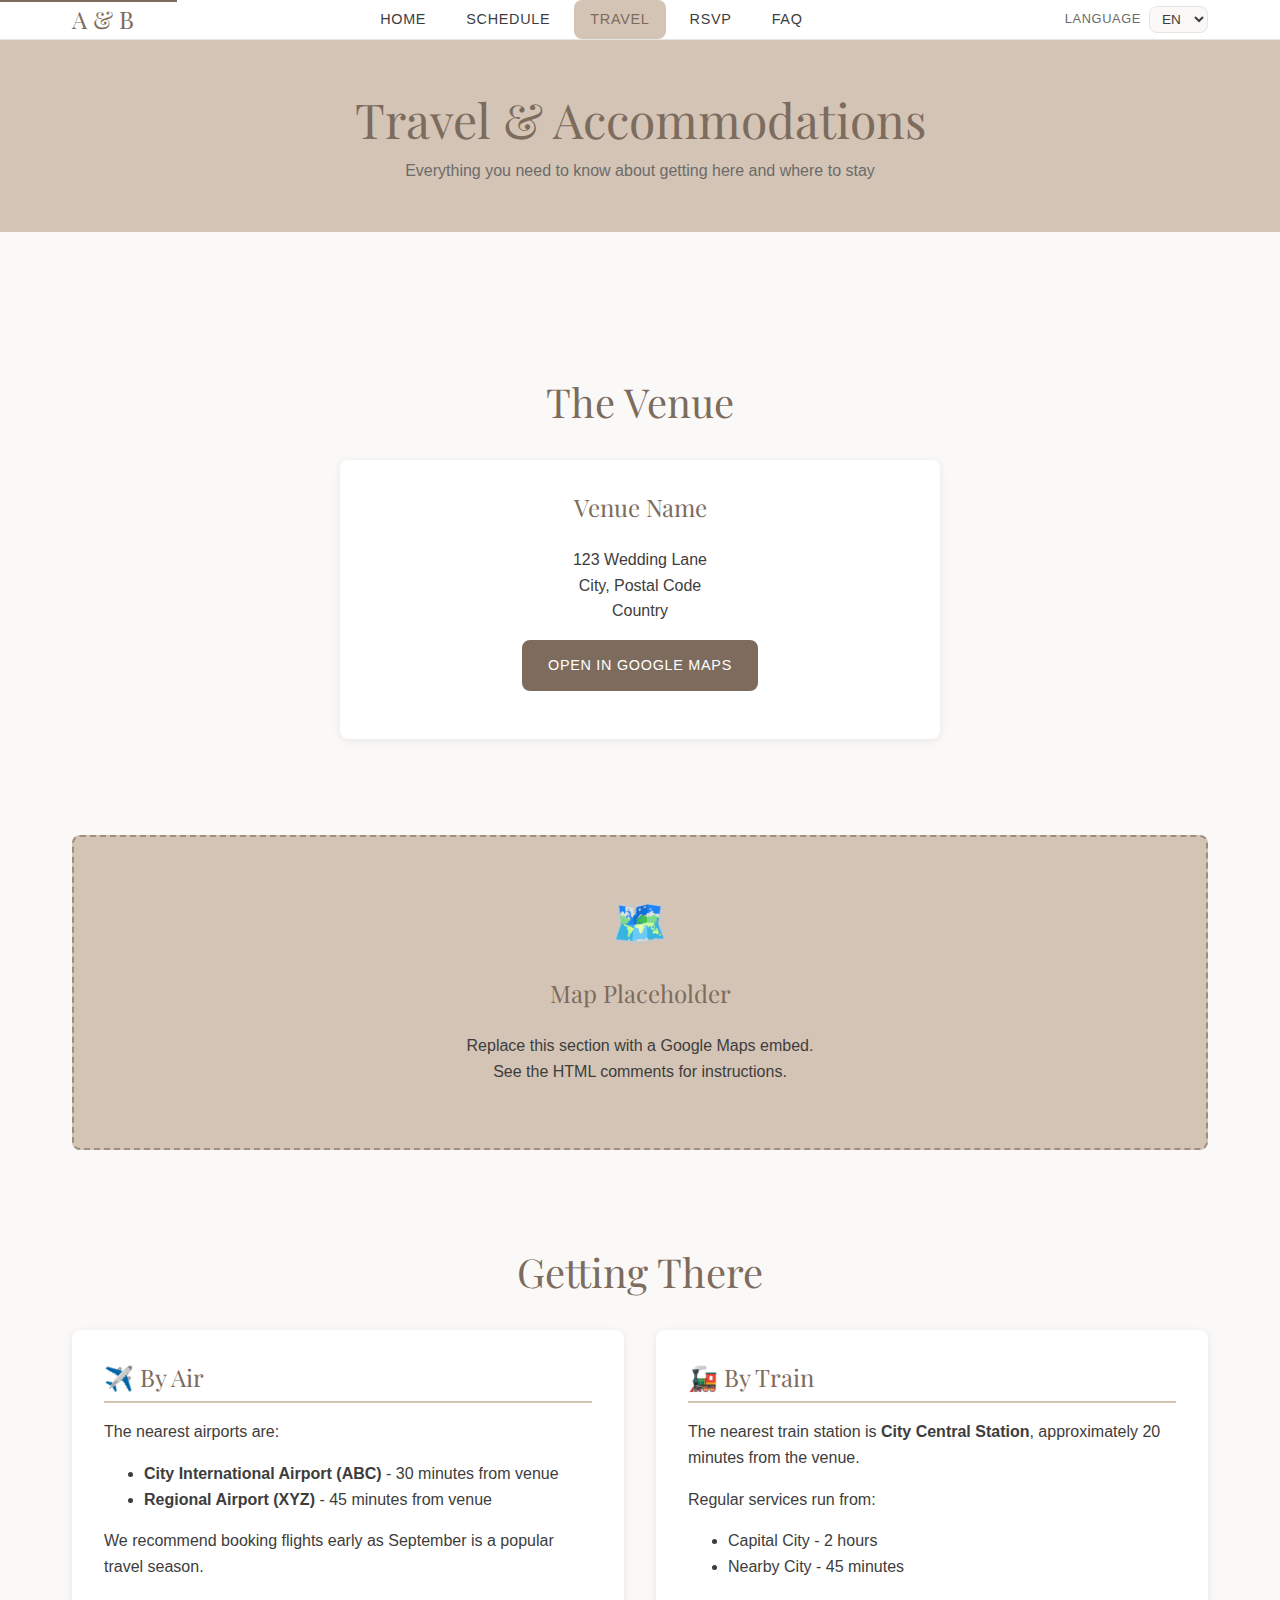
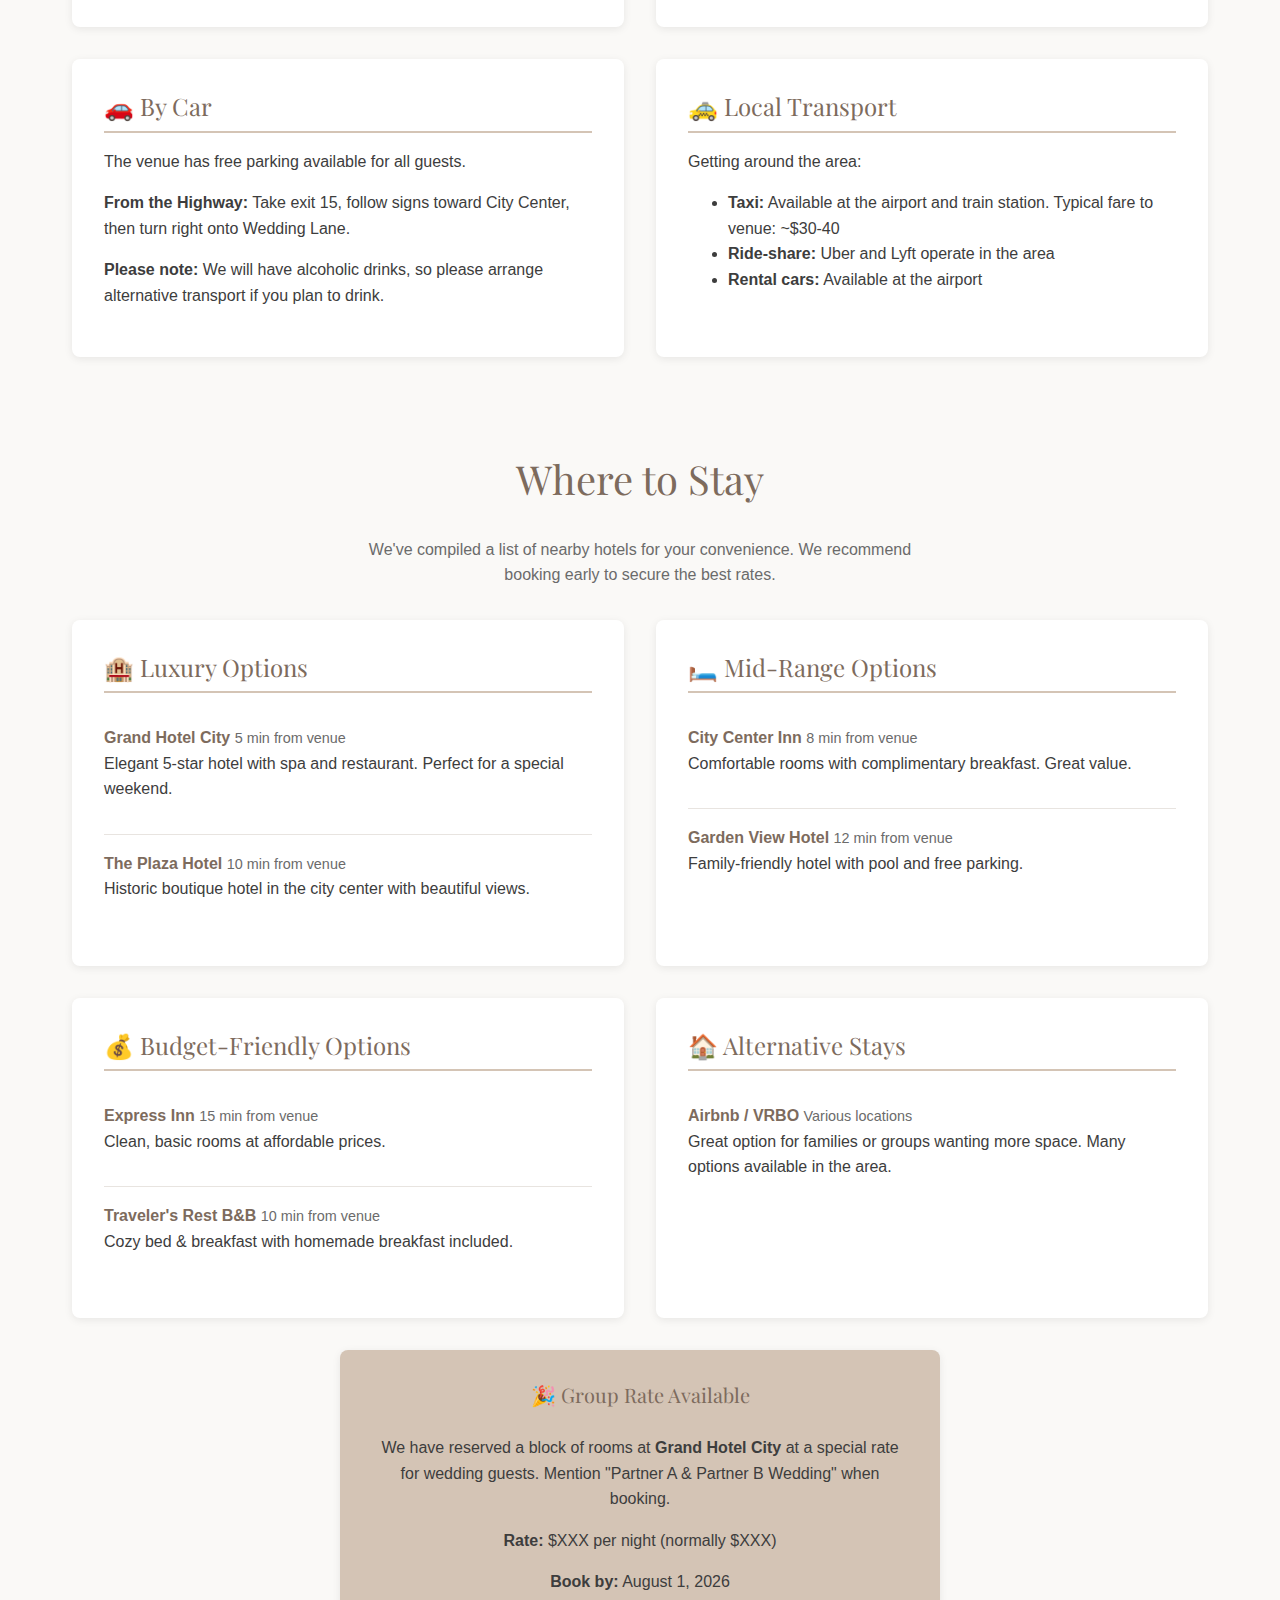
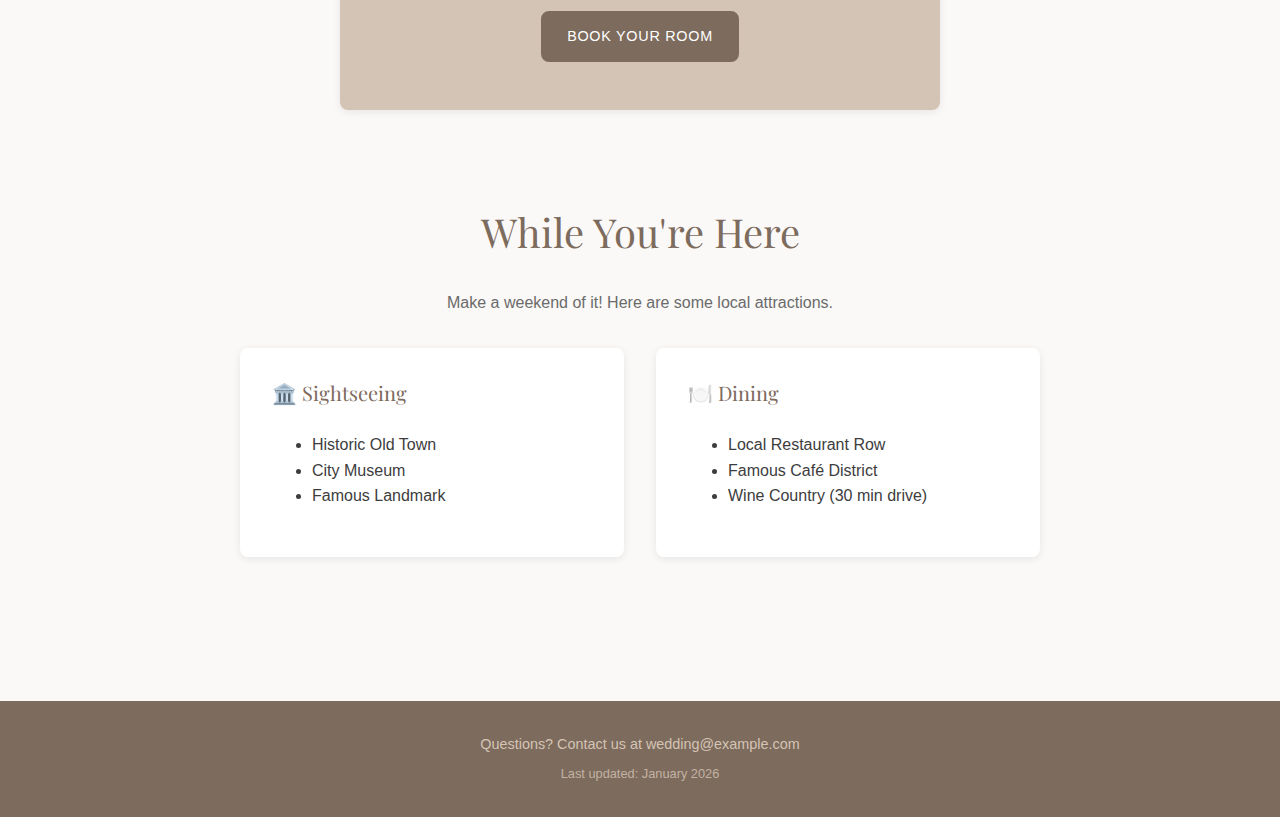
<file: pages/travel.html>
<!DOCTYPE html>
<html lang="en">
<head>
  <meta charset="UTF-8">
  <meta name="viewport" content="width=device-width, initial-scale=1.0">
  
  <!-- SEO Meta Tags -->
  <title>Travel & Accommodations - Partner A & Partner B Wedding</title>
  <meta name="description" content="Travel information, transportation options, and hotel recommendations for Partner A and Partner B's wedding.">
  
  <!-- Open Graph / Social Media -->
  <meta property="og:type" content="website">
  <meta property="og:title" content="Travel - Partner A & Partner B Wedding">
  <meta property="og:description" content="Everything you need to know about getting to and staying near the wedding venue.">
  <meta property="og:image" content="../assets/hero-placeholder.webp">
  
  <!-- Favicon -->
  <link rel="icon" href="../assets/favicon.svg" type="image/svg+xml">
  
  <!-- Google Fonts -->
  <link rel="preconnect" href="https://fonts.googleapis.com">
  <link rel="preconnect" href="https://fonts.gstatic.com" crossorigin>
  <link href="https://fonts.googleapis.com/css2?family=Playfair+Display:wght@400;500;600&display=swap" rel="stylesheet">
  
  <!-- Stylesheet -->
  <link rel="stylesheet" href="../css/style.css">
</head>
<body>
  <!-- Skip Link for Accessibility -->
  <a href="#main-content" class="skip-link">Skip to main content</a>
  
  <!-- Header -->
  <header class="site-header">
    <div class="container header-inner">
      <a href="../index.html" class="site-logo">A & B</a>
      <nav class="main-nav" aria-label="Main navigation">
        <ul class="nav-list">
          <li><a href="../index.html" data-i18n="nav_home">Home</a></li>
          <li><a href="schedule.html" data-i18n="nav_schedule">Schedule</a></li>
          <li><a href="travel.html" aria-current="page" data-i18n="nav_travel">Travel</a></li>
          <li><a href="rsvp.html" data-i18n="nav_rsvp">RSVP</a></li>
          <li><a href="faq.html" data-i18n="nav_faq">FAQ</a></li>
        </ul>
      </nav>
      <div class="lang-switcher">
        <label for="lang-select" data-i18n="lang_select">Language</label>
        <select id="lang-select" aria-label="Select language">
          <option value="en">EN</option>
          <option value="pt">PT</option>
          <option value="no">NO</option>
        </select>
      </div>
    </div>
  </header>

  <!-- Main Content -->
  <main id="main-content">
    <!-- Page Header -->
    <div class="page-header">
      <h1 data-i18n="travel_title">Travel & Accommodations</h1>
      <p data-i18n="travel_subtitle">Everything you need to know about getting here and where to stay</p>
    </div>

    <div class="page-content">
      <div class="container">
        
        <!-- Venue Location -->
        <section class="section">
          <h2 class="section-title" data-i18n="venue_title">The Venue</h2>
          <div class="card text-center" style="max-width: 600px; margin: 0 auto;">
            <!-- REPLACE: Update venue name and address -->
            <h3>Venue Name</h3>
            <p>
              123 Wedding Lane<br>
              City, Postal Code<br>
              Country
            </p>
            <p style="margin-top: var(--spacing-sm);">
              <!-- REPLACE: Update with actual Google Maps link -->
              <a href="https://maps.google.com/?q=City+Country" target="_blank" rel="noopener noreferrer" class="btn btn-primary">
                <span data-i18n="btn_maps">Open in Google Maps</span>
              </a>
            </p>
          </div>
        </section>

        <!-- Map Placeholder -->
        <section class="section">
          <!-- 
            REPLACE: To embed a Google Map without API keys:
            1. Go to Google Maps and find your venue
            2. Click "Share" > "Embed a map"
            3. Copy the iframe code and replace the placeholder below
            
            Example:
            <iframe src="https://www.google.com/maps/embed?pb=..." width="100%" height="400" style="border:0;" allowfullscreen="" loading="lazy"></iframe>
          -->
          <div class="map-placeholder">
            <span class="map-placeholder-icon" aria-hidden="true">🗺️</span>
            <h3 data-i18n="map_placeholder">Map Placeholder</h3>
            <p><span data-i18n="map_instructions">Replace this section with a Google Maps embed.</span><br>
            See the HTML comments for instructions.</p>
          </div>
        </section>

        <!-- Getting There -->
        <section class="section">
          <h2 class="section-title" data-i18n="getting_there">Getting There</h2>
          <div class="info-grid">
            
            <!-- By Air -->
            <div class="info-card">
              <h3>✈️ By Air</h3>
              <!-- REPLACE: Update with nearest airports -->
              <p>The nearest airports are:</p>
              <ul>
                <li><strong>City International Airport (ABC)</strong> - 30 minutes from venue</li>
                <li><strong>Regional Airport (XYZ)</strong> - 45 minutes from venue</li>
              </ul>
              <p>We recommend booking flights early as September is a popular travel season.</p>
            </div>

            <!-- By Train -->
            <div class="info-card">
              <h3>🚂 By Train</h3>
              <!-- REPLACE: Update with train station info -->
              <p>The nearest train station is <strong>City Central Station</strong>, approximately 20 minutes from the venue.</p>
              <p>Regular services run from:</p>
              <ul>
                <li>Capital City - 2 hours</li>
                <li>Nearby City - 45 minutes</li>
              </ul>
            </div>

            <!-- By Car -->
            <div class="info-card">
              <h3>🚗 By Car</h3>
              <!-- REPLACE: Update with driving directions -->
              <p>The venue has free parking available for all guests.</p>
              <p><strong>From the Highway:</strong> Take exit 15, follow signs toward City Center, then turn right onto Wedding Lane.</p>
              <p><strong>Please note:</strong> We will have alcoholic drinks, so please arrange alternative transport if you plan to drink.</p>
            </div>

            <!-- Local Transport -->
            <div class="info-card">
              <h3>🚕 Local Transport</h3>
              <!-- REPLACE: Update with local transport options -->
              <p>Getting around the area:</p>
              <ul>
                <li><strong>Taxi:</strong> Available at the airport and train station. Typical fare to venue: ~$30-40</li>
                <li><strong>Ride-share:</strong> Uber and Lyft operate in the area</li>
                <li><strong>Rental cars:</strong> Available at the airport</li>
              </ul>
            </div>
          </div>
        </section>

        <!-- Accommodations -->
        <section class="section">
          <h2 class="section-title">Where to Stay</h2>
          <p class="section-subtitle">
            We've compiled a list of nearby hotels for your convenience. 
            We recommend booking early to secure the best rates.
          </p>
          
          <div class="info-grid">
            <!-- REPLACE: Update with actual hotel recommendations -->
            
            <div class="info-card">
              <h3>🏨 Luxury Options</h3>
              <ul class="hotel-list">
                <li>
                  <span class="hotel-name">Grand Hotel City</span>
                  <span class="hotel-distance">5 min from venue</span>
                  <p>Elegant 5-star hotel with spa and restaurant. Perfect for a special weekend.</p>
                </li>
                <li>
                  <span class="hotel-name">The Plaza Hotel</span>
                  <span class="hotel-distance">10 min from venue</span>
                  <p>Historic boutique hotel in the city center with beautiful views.</p>
                </li>
              </ul>
            </div>

            <div class="info-card">
              <h3>🛏️ Mid-Range Options</h3>
              <ul class="hotel-list">
                <li>
                  <span class="hotel-name">City Center Inn</span>
                  <span class="hotel-distance">8 min from venue</span>
                  <p>Comfortable rooms with complimentary breakfast. Great value.</p>
                </li>
                <li>
                  <span class="hotel-name">Garden View Hotel</span>
                  <span class="hotel-distance">12 min from venue</span>
                  <p>Family-friendly hotel with pool and free parking.</p>
                </li>
              </ul>
            </div>

            <div class="info-card">
              <h3>💰 Budget-Friendly Options</h3>
              <ul class="hotel-list">
                <li>
                  <span class="hotel-name">Express Inn</span>
                  <span class="hotel-distance">15 min from venue</span>
                  <p>Clean, basic rooms at affordable prices.</p>
                </li>
                <li>
                  <span class="hotel-name">Traveler's Rest B&B</span>
                  <span class="hotel-distance">10 min from venue</span>
                  <p>Cozy bed & breakfast with homemade breakfast included.</p>
                </li>
              </ul>
            </div>

            <div class="info-card">
              <h3>🏠 Alternative Stays</h3>
              <ul class="hotel-list">
                <li>
                  <span class="hotel-name">Airbnb / VRBO</span>
                  <span class="hotel-distance">Various locations</span>
                  <p>Great option for families or groups wanting more space. Many options available in the area.</p>
                </li>
              </ul>
            </div>
          </div>

          <!-- Room Block Note -->
          <div class="card text-center" style="max-width: 600px; margin: var(--spacing-md) auto 0; background-color: var(--color-secondary);">
            <!-- REPLACE: If you have a room block, update this section -->
            <h4>🎉 Group Rate Available</h4>
            <p>
              We have reserved a block of rooms at <strong>Grand Hotel City</strong> at a special rate for wedding guests. 
              Mention "Partner A & Partner B Wedding" when booking.
            </p>
            <p><strong>Rate:</strong> $XXX per night (normally $XXX)</p>
            <p><strong>Book by:</strong> August 1, 2026</p>
            <!-- REPLACE: Update booking link or phone number -->
            <p><a href="#" class="btn btn-primary">Book Your Room</a></p>
          </div>
        </section>

        <!-- Things to Do -->
        <section class="section">
          <h2 class="section-title">While You're Here</h2>
          <p class="section-subtitle">Make a weekend of it! Here are some local attractions.</p>
          
          <div class="info-grid" style="max-width: 800px; margin: 0 auto;">
            <!-- REPLACE: Update with local attractions -->
            <div class="card">
              <h4>🏛️ Sightseeing</h4>
              <ul>
                <li>Historic Old Town</li>
                <li>City Museum</li>
                <li>Famous Landmark</li>
              </ul>
            </div>
            <div class="card">
              <h4>🍽️ Dining</h4>
              <ul>
                <li>Local Restaurant Row</li>
                <li>Famous Café District</li>
                <li>Wine Country (30 min drive)</li>
              </ul>
            </div>
          </div>
        </section>

      </div>
    </div>
  </main>

  <!-- Footer -->
  <footer class="site-footer">
    <div class="container">
      <p class="footer-contact">
        <span data-i18n="footer_questions">Questions? Contact us at</span> 
        <a href="mailto:wedding@example.com">wedding@example.com</a>
      </p>
      <p class="footer-updated" data-i18n="footer_updated">Last updated: January 2026</p>
    </div>
  </footer>

  <!-- Translations -->
  <script src="../js/translations.js"></script>
  <!-- Optional JS -->
  <script src="../js/app.js" defer></script>
</body>
</html>
</file>
<file: css/style.css>
/* ==========================================================================
   Wedding Website - Style Sheet
   ========================================================================== */

/* CSS Variables - Theme Colors
   Replace these to customize the wedding color palette */
:root {
  --color-primary: #7d6b5d;        /* Warm brown - main accent */
  --color-primary-light: #a08d7d;  /* Lighter brown */
  --color-secondary: #d4c4b5;      /* Soft beige */
  --color-accent: #c9a87c;         /* Gold accent */
  --color-background: #faf9f7;     /* Off-white background */
  --color-surface: #ffffff;        /* Card/surface white */
  --color-text: #3d3d3d;           /* Dark gray text */
  --color-text-light: #6b6b6b;     /* Light gray text */
  --color-border: #e8e4e0;         /* Subtle border */
  
  --font-heading: 'Playfair Display', Georgia, 'Times New Roman', serif;
  --font-body: -apple-system, BlinkMacSystemFont, 'Segoe UI', Roboto, Oxygen, Ubuntu, sans-serif;
  
  --max-width: 1200px;
  --spacing-xs: 0.5rem;
  --spacing-sm: 1rem;
  --spacing-md: 2rem;
  --spacing-lg: 3rem;
  --spacing-xl: 5rem;
  
  --border-radius: 8px;
  --transition: 0.3s ease;
}

/* ==========================================================================
   Base Styles
   ========================================================================== */

*, *::before, *::after {
  box-sizing: border-box;
}

html {
  scroll-behavior: smooth;
}

body {
  margin: 0;
  padding: 0;
  font-family: var(--font-body);
  font-size: 16px;
  line-height: 1.6;
  color: var(--color-text);
  background-color: var(--color-background);
}

h1, h2, h3, h4 {
  font-family: var(--font-heading);
  font-weight: 400;
  line-height: 1.3;
  color: var(--color-primary);
  margin-top: 0;
}

h1 { font-size: 2.5rem; }
h2 { font-size: 2rem; }
h3 { font-size: 1.5rem; }
h4 { font-size: 1.25rem; }

p {
  margin-top: 0;
  margin-bottom: var(--spacing-sm);
}

a {
  color: var(--color-primary);
  text-decoration: none;
  transition: color var(--transition);
}

a:hover,
a:focus {
  color: var(--color-accent);
  text-decoration: underline;
}

img {
  max-width: 100%;
  height: auto;
  display: block;
}

/* ==========================================================================
   Layout
   ========================================================================== */

.container {
  width: 100%;
  max-width: var(--max-width);
  margin: 0 auto;
  padding: 0 var(--spacing-sm);
}

.page-content {
  min-height: calc(100vh - 200px);
  padding: var(--spacing-lg) 0;
}

/* ==========================================================================
   Header & Navigation
   ========================================================================== */

.site-header {
  background-color: var(--color-surface);
  border-bottom: 1px solid var(--color-border);
  position: sticky;
  top: 0;
  z-index: 100;
}

.header-inner {
  display: flex;
  flex-direction: column;
  align-items: center;
  padding: var(--spacing-sm) 0;
}

.site-logo {
  font-family: var(--font-heading);
  font-size: 1.5rem;
  color: var(--color-primary);
  text-decoration: none;
  margin-bottom: var(--spacing-xs);
}

.site-logo:hover {
  color: var(--color-accent);
  text-decoration: none;
}

.main-nav {
  width: 100%;
}

.nav-list {
  display: flex;
  flex-wrap: wrap;
  justify-content: center;
  gap: var(--spacing-xs);
  list-style: none;
  margin: 0;
  padding: 0;
}

.nav-list a {
  display: block;
  padding: var(--spacing-xs) var(--spacing-sm);
  color: var(--color-text);
  font-size: 0.9rem;
  text-transform: uppercase;
  letter-spacing: 0.05em;
  border-radius: var(--border-radius);
  transition: all var(--transition);
}

.nav-list a:hover,
.nav-list a:focus,
.nav-list a[aria-current="page"] {
  background-color: var(--color-secondary);
  color: var(--color-primary);
  text-decoration: none;
}

/* Skip link for accessibility */
.skip-link {
  position: absolute;
  top: -40px;
  left: 0;
  background: var(--color-primary);
  color: white;
  padding: var(--spacing-xs) var(--spacing-sm);
  z-index: 1000;
}

.skip-link:focus {
  top: 0;
}

/* ==========================================================================
   Footer
   ========================================================================== */

.site-footer {
  background-color: var(--color-primary);
  color: var(--color-secondary);
  text-align: center;
  padding: var(--spacing-md) var(--spacing-sm);
  margin-top: var(--spacing-lg);
}

.site-footer a {
  color: var(--color-secondary);
}

.site-footer a:hover {
  color: white;
}

.footer-contact {
  font-size: 0.9rem;
  margin-bottom: var(--spacing-xs);
}

.footer-updated {
  font-size: 0.8rem;
  opacity: 0.8;
  margin: 0;
}

/* ==========================================================================
   Hero Section (Home Page)
   ========================================================================== */

.hero {
  position: relative;
  height: 70vh;
  min-height: 400px;
  max-height: 700px;
  display: flex;
  align-items: center;
  justify-content: center;
  text-align: center;
  overflow: hidden;
}

.hero-image {
  position: absolute;
  top: 0;
  left: 0;
  width: 100%;
  height: 100%;
  object-fit: cover;
  z-index: -1;
}

.hero-overlay {
  position: absolute;
  top: 0;
  left: 0;
  width: 100%;
  height: 100%;
  background: linear-gradient(
    to bottom,
    rgba(0, 0, 0, 0.3),
    rgba(0, 0, 0, 0.5)
  );
  z-index: -1;
}

.hero-content {
  color: white;
  padding: var(--spacing-md);
  max-width: 600px;
}

.hero-title {
  font-size: 2.5rem;
  color: white;
  margin-bottom: var(--spacing-xs);
  text-shadow: 0 2px 4px rgba(0, 0, 0, 0.3);
}

.hero-date {
  font-family: var(--font-heading);
  font-size: 1.5rem;
  margin-bottom: var(--spacing-xs);
}

.hero-location {
  font-size: 1.1rem;
  margin-bottom: var(--spacing-md);
  opacity: 0.9;
}

/* ==========================================================================
   Buttons
   ========================================================================== */

.btn {
  display: inline-block;
  padding: 0.75rem 1.5rem;
  font-size: 0.9rem;
  font-weight: 500;
  text-transform: uppercase;
  letter-spacing: 0.05em;
  text-decoration: none;
  border: 2px solid transparent;
  border-radius: var(--border-radius);
  cursor: pointer;
  transition: all var(--transition);
}

.btn-primary {
  background-color: var(--color-primary);
  color: white;
  border-color: var(--color-primary);
}

.btn-primary:hover,
.btn-primary:focus {
  background-color: var(--color-primary-light);
  border-color: var(--color-primary-light);
  color: white;
  text-decoration: none;
}

.btn-outline {
  background-color: transparent;
  color: white;
  border-color: white;
}

.btn-outline:hover,
.btn-outline:focus {
  background-color: white;
  color: var(--color-primary);
  text-decoration: none;
}

.btn-group {
  display: flex;
  flex-wrap: wrap;
  gap: var(--spacing-sm);
  justify-content: center;
}

/* ==========================================================================
   Cards & Sections
   ========================================================================== */

.section {
  padding: var(--spacing-lg) 0;
}

.section-title {
  text-align: center;
  margin-bottom: var(--spacing-md);
}

.section-subtitle {
  text-align: center;
  color: var(--color-text-light);
  max-width: 600px;
  margin: 0 auto var(--spacing-md);
}

.card {
  background-color: var(--color-surface);
  border-radius: var(--border-radius);
  padding: var(--spacing-md);
  box-shadow: 0 2px 8px rgba(0, 0, 0, 0.08);
}

.welcome-section {
  text-align: center;
  max-width: 700px;
  margin: 0 auto;
}

/* ==========================================================================
   Timeline (Schedule Page)
   ========================================================================== */

.timeline {
  position: relative;
  max-width: 700px;
  margin: 0 auto;
}

.timeline::before {
  content: '';
  position: absolute;
  left: 0;
  top: 0;
  bottom: 0;
  width: 2px;
  background-color: var(--color-secondary);
}

.timeline-item {
  position: relative;
  padding-left: var(--spacing-md);
  padding-bottom: var(--spacing-md);
  margin-left: var(--spacing-sm);
}

.timeline-item::before {
  content: '';
  position: absolute;
  left: calc(-1 * var(--spacing-sm) - 6px);
  top: 0;
  width: 14px;
  height: 14px;
  background-color: var(--color-accent);
  border: 3px solid var(--color-surface);
  border-radius: 50%;
}

.timeline-time {
  font-family: var(--font-heading);
  font-size: 1.1rem;
  color: var(--color-accent);
  margin-bottom: var(--spacing-xs);
}

.timeline-title {
  margin-bottom: var(--spacing-xs);
}

.timeline-venue {
  font-style: italic;
  color: var(--color-text-light);
  margin-bottom: var(--spacing-xs);
}

.timeline-description {
  color: var(--color-text-light);
  margin: 0;
}

/* ==========================================================================
   Travel Page
   ========================================================================== */

.info-grid {
  display: grid;
  grid-template-columns: 1fr;
  gap: var(--spacing-md);
}

.info-card {
  background-color: var(--color-surface);
  border-radius: var(--border-radius);
  padding: var(--spacing-md);
  box-shadow: 0 2px 8px rgba(0, 0, 0, 0.08);
}

.info-card h3 {
  margin-bottom: var(--spacing-sm);
  padding-bottom: var(--spacing-xs);
  border-bottom: 2px solid var(--color-secondary);
}

.hotel-list {
  list-style: none;
  padding: 0;
  margin: 0;
}

.hotel-list li {
  padding: var(--spacing-sm) 0;
  border-bottom: 1px solid var(--color-border);
}

.hotel-list li:last-child {
  border-bottom: none;
}

.hotel-name {
  font-weight: 600;
  color: var(--color-primary);
}

.hotel-distance {
  font-size: 0.9rem;
  color: var(--color-text-light);
}

.map-placeholder {
  background-color: var(--color-secondary);
  border: 2px dashed var(--color-primary-light);
  border-radius: var(--border-radius);
  padding: var(--spacing-lg);
  text-align: center;
  min-height: 300px;
  display: flex;
  flex-direction: column;
  align-items: center;
  justify-content: center;
}

.map-placeholder-icon {
  font-size: 3rem;
  margin-bottom: var(--spacing-sm);
}

/* ==========================================================================
   RSVP Page
   ========================================================================== */

.rsvp-section {
  max-width: 700px;
  margin: 0 auto;
}

.rsvp-embed {
  background-color: var(--color-surface);
  border: 2px dashed var(--color-border);
  border-radius: var(--border-radius);
  padding: var(--spacing-md);
  min-height: 500px;
  margin-bottom: var(--spacing-md);
}

.rsvp-embed iframe {
  width: 100%;
  height: 600px;
  border: none;
  border-radius: var(--border-radius);
}

.rsvp-placeholder {
  display: flex;
  flex-direction: column;
  align-items: center;
  justify-content: center;
  min-height: 400px;
  text-align: center;
  color: var(--color-text-light);
}

.rsvp-placeholder-icon {
  font-size: 3rem;
  margin-bottom: var(--spacing-sm);
}

.rsvp-fallback {
  text-align: center;
  padding: var(--spacing-md);
  background-color: var(--color-secondary);
  border-radius: var(--border-radius);
}

/* ==========================================================================
   FAQ Page - Accordion
   ========================================================================== */

.faq-list {
  max-width: 800px;
  margin: 0 auto;
}

.faq-item {
  background-color: var(--color-surface);
  border-radius: var(--border-radius);
  margin-bottom: var(--spacing-sm);
  box-shadow: 0 2px 8px rgba(0, 0, 0, 0.08);
  overflow: hidden;
}

.faq-item summary {
  padding: var(--spacing-md);
  cursor: pointer;
  font-weight: 600;
  color: var(--color-primary);
  list-style: none;
  display: flex;
  justify-content: space-between;
  align-items: center;
  transition: background-color var(--transition);
}

.faq-item summary::-webkit-details-marker {
  display: none;
}

.faq-item summary::after {
  content: '+';
  font-size: 1.5rem;
  font-weight: 300;
  transition: transform var(--transition);
}

.faq-item[open] summary::after {
  transform: rotate(45deg);
}

.faq-item summary:hover,
.faq-item summary:focus {
  background-color: var(--color-secondary);
  outline: none;
}

.faq-item summary:focus-visible {
  outline: 2px solid var(--color-accent);
  outline-offset: -2px;
}

.faq-answer {
  padding: 0 var(--spacing-md) var(--spacing-md);
  color: var(--color-text-light);
}

.faq-answer p:last-child {
  margin-bottom: 0;
}

/* ==========================================================================
   Page Headers
   ========================================================================== */

.page-header {
  text-align: center;
  padding: var(--spacing-lg) var(--spacing-sm);
  background-color: var(--color-secondary);
  margin-bottom: var(--spacing-lg);
}

.page-header h1 {
  margin-bottom: var(--spacing-xs);
}

.page-header p {
  color: var(--color-text-light);
  margin: 0;
  max-width: 500px;
  margin: 0 auto;
}

/* ==========================================================================
   Utilities
   ========================================================================== */

.text-center {
  text-align: center;
}

.sr-only {
  position: absolute;
  width: 1px;
  height: 1px;
  padding: 0;
  margin: -1px;
  overflow: hidden;
  clip: rect(0, 0, 0, 0);
  white-space: nowrap;
  border: 0;
}

/* ==========================================================================
   Media Queries - Responsive Design
   ========================================================================== */

@media (min-width: 600px) {
  .header-inner {
    flex-direction: row;
    justify-content: space-between;
  }
  
  .site-logo {
    margin-bottom: 0;
  }
  
  .main-nav {
    width: auto;
  }
  
  .hero-title {
    font-size: 3.5rem;
  }
  
  .hero-date {
    font-size: 1.75rem;
  }
  
  h1 { font-size: 3rem; }
  h2 { font-size: 2.5rem; }
}

@media (min-width: 768px) {
  .info-grid {
    grid-template-columns: repeat(2, 1fr);
  }
  
  .timeline::before {
    left: 50%;
    transform: translateX(-50%);
  }
  
  .timeline-item {
    width: 50%;
    margin-left: 0;
  }
  
  .timeline-item:nth-child(odd) {
    padding-right: var(--spacing-md);
    padding-left: 0;
    text-align: right;
  }
  
  .timeline-item:nth-child(even) {
    margin-left: 50%;
    padding-left: var(--spacing-md);
  }
  
  .timeline-item:nth-child(odd)::before {
    left: auto;
    right: calc(-7px);
  }
  
  .timeline-item:nth-child(even)::before {
    left: calc(-7px);
  }
}

@media (min-width: 1024px) {
  .container {
    padding: 0 var(--spacing-md);
  }
  
  .hero {
    height: 80vh;
  }
  
  .hero-title {
    font-size: 4rem;
  }
}

/* ==========================================================================
   Language Switcher
   ========================================================================== */

.lang-switcher {
  display: flex;
  align-items: center;
  gap: var(--spacing-xs);
  margin-left: var(--spacing-sm);
}

.lang-switcher label {
  font-size: 0.8rem;
  color: var(--color-text-light);
  text-transform: uppercase;
  letter-spacing: 0.05em;
}

.lang-switcher select {
  padding: 0.25rem 0.5rem;
  font-size: 0.85rem;
  font-family: var(--font-body);
  color: var(--color-text);
  background-color: var(--color-background);
  border: 1px solid var(--color-border);
  border-radius: var(--border-radius);
  cursor: pointer;
  transition: border-color var(--transition);
}

.lang-switcher select:hover,
.lang-switcher select:focus {
  border-color: var(--color-primary);
  outline: none;
}

@media (max-width: 599px) {
  .lang-switcher {
    position: absolute;
    top: var(--spacing-xs);
    right: var(--spacing-sm);
    margin-left: 0;
  }
  
  .lang-switcher label {
    display: none;
  }
  
  .header-inner {
    position: relative;
    padding-top: 2.5rem;
  }
}

/* ==========================================================================
   Print Styles
   ========================================================================== */

@media print {
  .site-header,
  .site-footer,
  .btn {
    display: none;
  }
  
  body {
    font-size: 12pt;
    color: black;
    background: white;
  }
  
  a {
    color: black;
    text-decoration: underline;
  }
}
</file>
